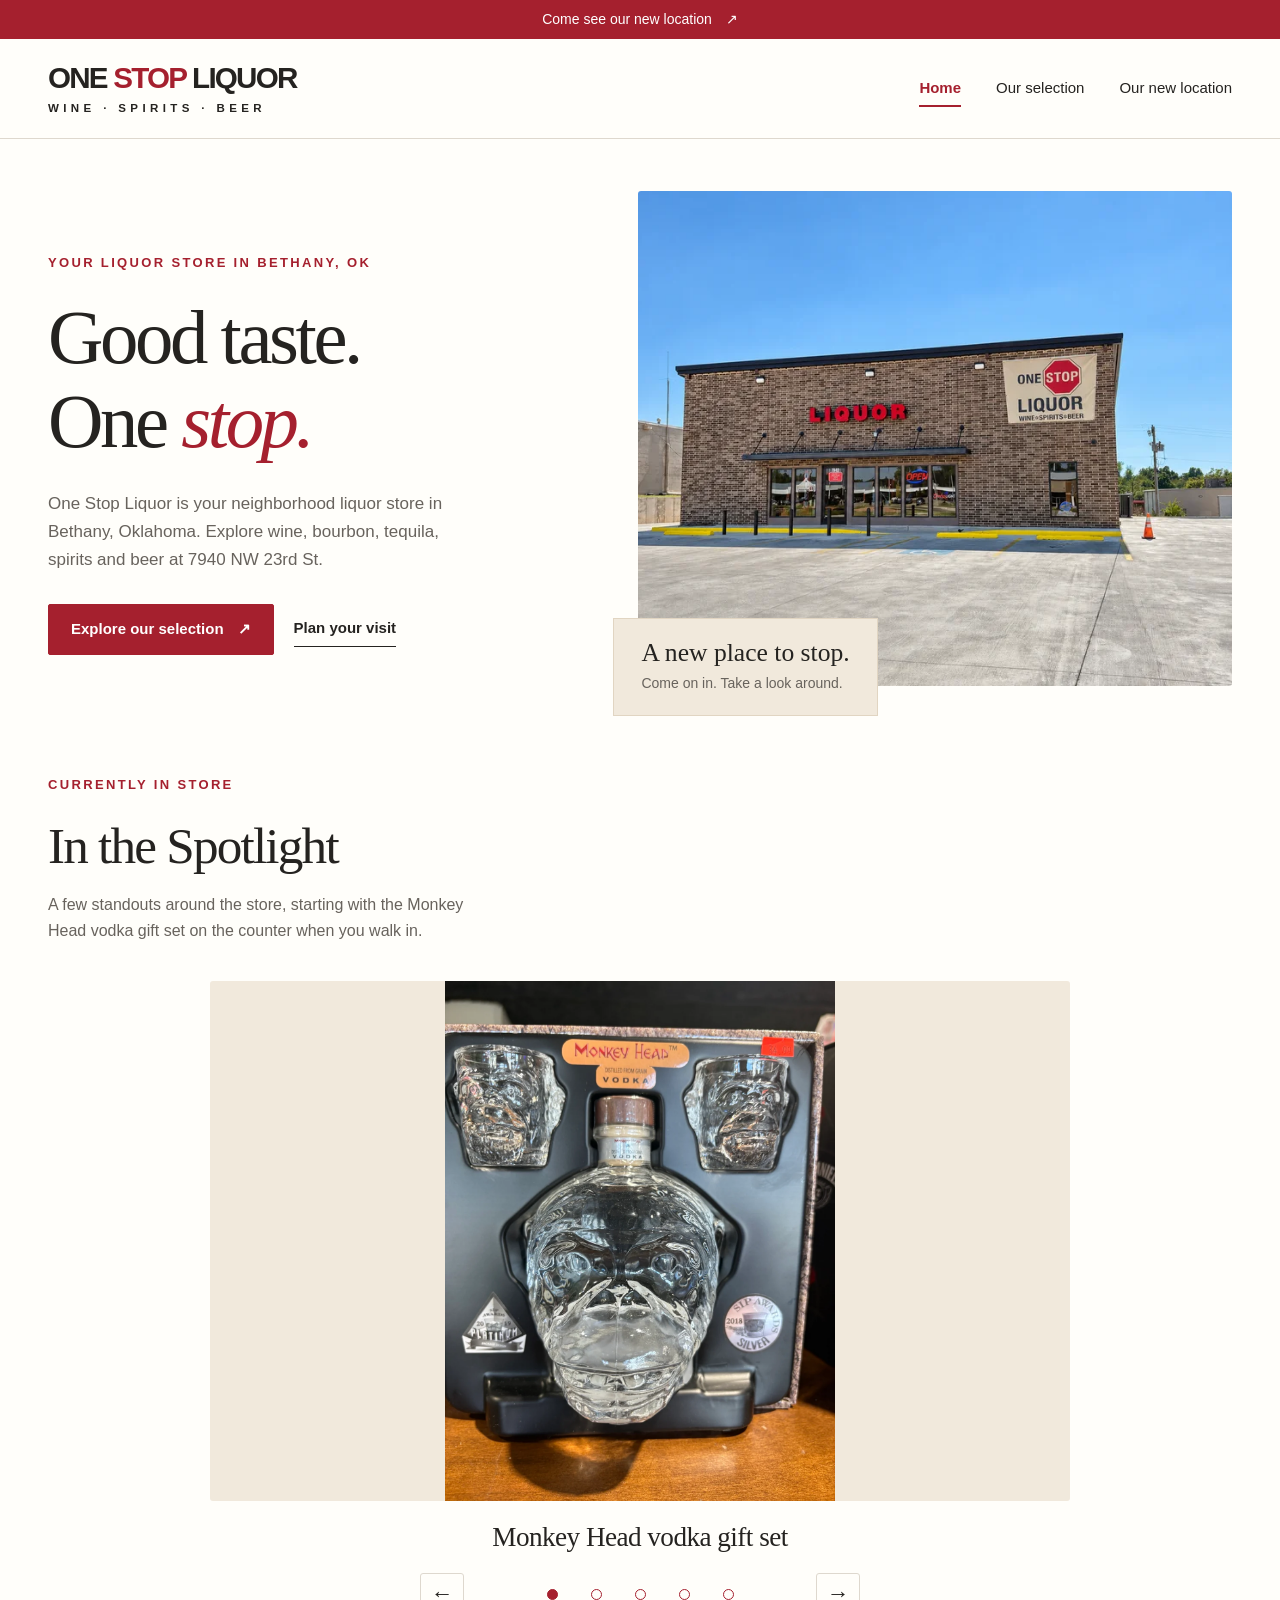
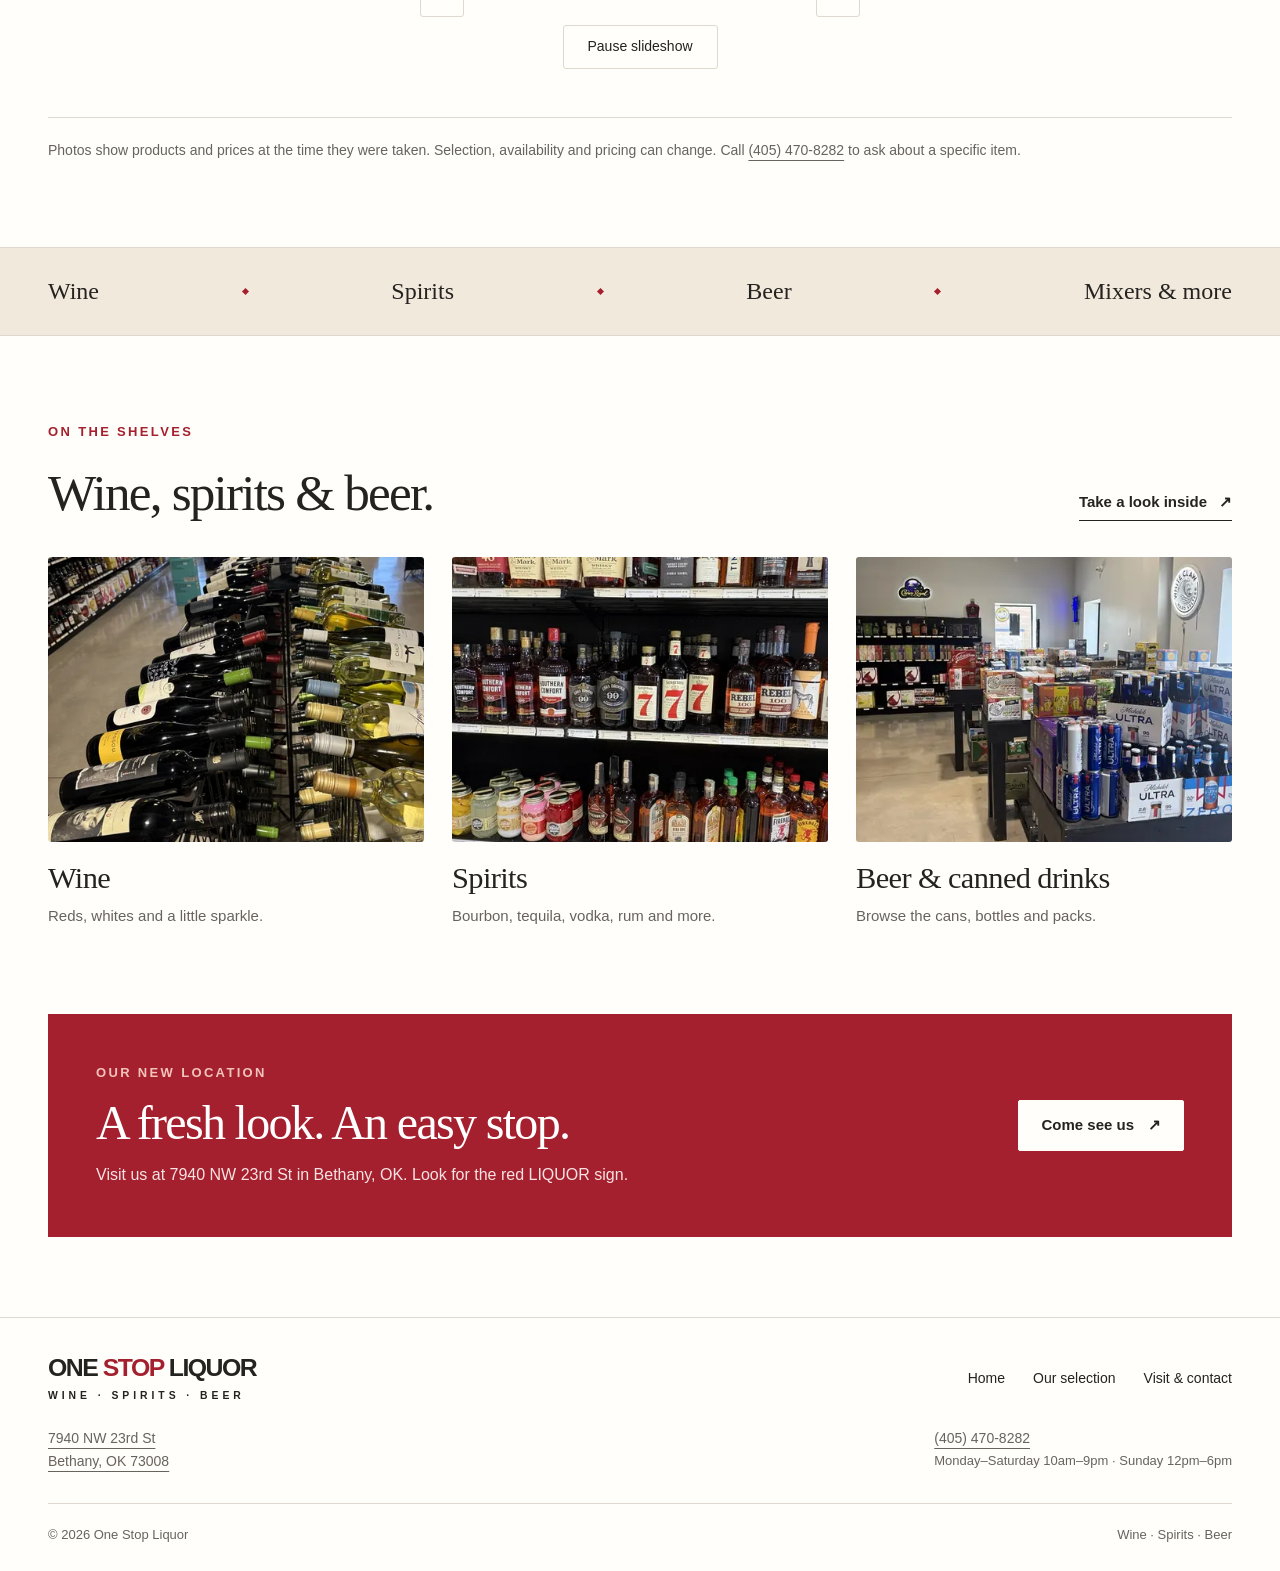
<file: index.html>
<!doctype html>
<html lang="en">
<head>
  <meta charset="utf-8">
  <meta name="viewport" content="width=device-width, initial-scale=1">
  <title>One Stop Liquor | Liquor Store in Bethany, OK</title>
  <meta name="description" content="Visit One Stop Liquor in Bethany, OK for wine, bourbon, tequila, spirits and beer. Find us at 7940 NW 23rd St or call (405) 470-8282.">
  <link rel="canonical" href="https://onestopliquorok.com/">
  <meta name="robots" content="index, follow, max-image-preview:large">
  <meta property="og:type" content="website">
  <meta property="og:locale" content="en_US">
  <meta property="og:site_name" content="One Stop Liquor">
  <meta property="og:title" content="One Stop Liquor | Liquor Store in Bethany, OK">
  <meta property="og:description" content="Visit One Stop Liquor in Bethany, OK for wine, bourbon, tequila, spirits and beer. Find us at 7940 NW 23rd St or call (405) 470-8282.">
  <meta property="og:url" content="https://onestopliquorok.com/">
  <meta property="og:image" content="https://onestopliquorok.com/images/one-stop-liquor-bethany-storefront-front-view-2026-10-09-lightened.webp">
  <meta property="og:image:alt" content="Brick One Stop Liquor storefront with red LIQUOR lettering, store sign and parking area at One Stop Liquor in Bethany, Oklahoma">
  <meta property="og:image:width" content="1536">
  <meta property="og:image:height" content="1152">
  <meta name="twitter:card" content="summary_large_image">
  <meta name="twitter:title" content="One Stop Liquor | Liquor Store in Bethany, OK">
  <meta name="twitter:description" content="Visit One Stop Liquor in Bethany, OK for wine, bourbon, tequila, spirits and beer. Find us at 7940 NW 23rd St or call (405) 470-8282.">
  <meta name="twitter:image" content="https://onestopliquorok.com/images/one-stop-liquor-bethany-storefront-front-view-2026-10-09-lightened.webp">
  <meta name="twitter:image:alt" content="Brick One Stop Liquor storefront with red LIQUOR lettering, store sign and parking area at One Stop Liquor in Bethany, Oklahoma">
  <meta name="theme-color" content="#a5202e">
  <script>document.documentElement.classList.add('js');</script>
  <link rel="stylesheet" href="styles.css">
  <script src="script.js" defer onerror="document.documentElement.classList.remove('js')"></script>
  <script type="application/ld+json">
  {
    "@context": "https://schema.org",
    "@graph": [
      {
        "@type": "LiquorStore",
        "@id": "https://onestopliquorok.com/#store",
        "name": "One Stop Liquor",
        "url": "https://onestopliquorok.com/",
        "description": "Wine, spirits and beer at 7940 NW 23rd St in Bethany, Oklahoma.",
        "telephone": "+1-405-470-8282",
        "image": "https://onestopliquorok.com/images/one-stop-liquor-bethany-storefront-front-view-2026-10-09-lightened.webp",
        "address": {
          "@type": "PostalAddress",
          "streetAddress": "7940 NW 23rd St",
          "addressLocality": "Bethany",
          "addressRegion": "OK",
          "postalCode": "73008",
          "addressCountry": "US"
        },
        "hasMap": "https://www.google.com/maps/search/?api=1&query=7940%20NW%2023rd%20St%2C%20Bethany%2C%20OK%2073008",
        "openingHoursSpecification": [
          {
            "@type": "OpeningHoursSpecification",
            "dayOfWeek": [
              "Monday",
              "Tuesday",
              "Wednesday",
              "Thursday",
              "Friday",
              "Saturday"
            ],
            "opens": "10:00",
            "closes": "21:00"
          },
          {
            "@type": "OpeningHoursSpecification",
            "dayOfWeek": "Sunday",
            "opens": "12:00",
            "closes": "18:00"
          }
        ]
      },
      {
        "@type": "WebSite",
        "@id": "https://onestopliquorok.com/#website",
        "name": "One Stop Liquor",
        "url": "https://onestopliquorok.com/",
        "publisher": {
          "@id": "https://onestopliquorok.com/#store"
        }
      }
    ]
  }
  </script>
</head>
<body>
  <a class="skip-link" href="#main">Skip to content</a>
  <div class="announcement"><a href="location.html">Come see our new location <span aria-hidden="true">↗</span></a></div>
  <header class="site-header">
    <div class="wrap header-inner">
      <a class="brand" href="/" aria-label="One Stop Liquor home"><span class="brand-main">ONE <span>STOP</span> LIQUOR</span><span class="brand-sub">WINE · SPIRITS · BEER</span></a>
      <button class="menu-toggle" type="button" aria-expanded="false" aria-controls="main-nav">Menu</button>
      <nav class="site-nav" id="main-nav" aria-label="Main navigation"><a href="/" aria-current="page">Home</a><a href="selection.html">Our selection</a><a href="location.html">Our new location</a></nav>
    </div>
  </header>
  <main id="main">
    <section class="wrap hero" aria-labelledby="hero-title">
      <div class="hero-copy">
        <span class="eyebrow">Your liquor store in Bethany, OK</span>
        <h1 id="hero-title">Good taste.<br>One <em>stop.</em></h1>
        <p>One Stop Liquor is your neighborhood liquor store in Bethany, Oklahoma. Explore wine, bourbon, tequila, spirits and beer at 7940 NW 23rd St.</p>
        <div class="actions"><a class="button" href="selection.html">Explore our selection <span aria-hidden="true">↗</span></a><a class="text-link" href="location.html">Plan your visit</a></div>
      </div>
      <figure class="hero-image">
        <img src="images/one-stop-liquor-bethany-storefront-front-view-2026-10-09-lightened.webp" srcset="images/one-stop-liquor-bethany-storefront-front-view-2026-10-09-lightened-480.webp 480w, images/one-stop-liquor-bethany-storefront-front-view-2026-10-09-lightened-768.webp 768w, images/one-stop-liquor-bethany-storefront-front-view-2026-10-09-lightened.webp 1536w" width="1536" height="1152" alt="Brick One Stop Liquor storefront with red LIQUOR lettering, store sign and parking area at One Stop Liquor in Bethany, Oklahoma" sizes="(max-width: 380px) calc(100vw - 32px), (max-width: 760px) calc(100vw - 40px), (max-width: 1050px) calc(53vw - 52.47px), (max-width: 1296px) calc(53vw - 84.8px), 603px" fetchpriority="high">
        <figcaption class="image-note"><strong>A new place to stop.</strong><span>Come on in. Take a look around.</span></figcaption>
      </figure>
    </section>
    <section class="wrap section featured-display" id="in-the-spotlight" aria-labelledby="spotlight-title">
      <div class="section-head"><div><span class="eyebrow">Currently in store</span><h2 id="spotlight-title">In the Spotlight</h2><p>A few standouts around the store, starting with the Monkey Head vodka gift set on the counter when you walk in.</p></div></div>
      <div class="spotlight-carousel" data-carousel role="region" aria-roledescription="carousel" aria-label="Featured items">
      <div class="gallery-grid selection-gallery featured-gallery carousel-slides" id="spotlight-slides" aria-live="off">
        <figure class="gallery-item">
          <img src="images/one-stop-liquor-bethany-monkey-head-vodka-gift-set-2026-10-15.webp" srcset="images/one-stop-liquor-bethany-monkey-head-vodka-gift-set-2026-10-15-480.webp 480w, images/one-stop-liquor-bethany-monkey-head-vodka-gift-set-2026-10-15-768.webp 768w, images/one-stop-liquor-bethany-monkey-head-vodka-gift-set-2026-10-15.webp 1152w" sizes="(max-width: 380px) calc(100vw - 32px), (max-width: 760px) calc(100vw - 40px), (max-width: 1050px) calc((100vw - 92px) / 2), (max-width: 1296px) calc((100vw - 152px) / 3), 382px" width="1152" height="1536" alt="Monkey Head vodka gift set with a monkey-shaped bottle and two matching glasses at One Stop Liquor in Bethany, Oklahoma" loading="lazy" decoding="async">
          <figcaption><h3>Monkey Head vodka gift set</h3></figcaption>
        </figure>
        <figure class="gallery-item">
          <img src="images/one-stop-liquor-bethany-jack-daniels-whiskey-gift-set-2026-10-15.webp" srcset="images/one-stop-liquor-bethany-jack-daniels-whiskey-gift-set-2026-10-15-480.webp 480w, images/one-stop-liquor-bethany-jack-daniels-whiskey-gift-set-2026-10-15-768.webp 768w, images/one-stop-liquor-bethany-jack-daniels-whiskey-gift-set-2026-10-15.webp 1152w" sizes="(max-width: 380px) calc(100vw - 32px), (max-width: 760px) calc(100vw - 40px), (max-width: 1050px) calc((100vw - 92px) / 2), (max-width: 1296px) calc((100vw - 152px) / 3), 382px" width="1152" height="1536" alt="Jack Daniel’s Old No. 7 Tennessee whiskey gift set with a highball glass at One Stop Liquor in Bethany, Oklahoma" loading="lazy" decoding="async">
          <figcaption><h3>Jack Daniel’s gift set</h3></figcaption>
        </figure>
        <figure class="gallery-item">
          <img src="images/one-stop-liquor-bethany-don-julio-tequila-gift-set-2026-10-15.webp" srcset="images/one-stop-liquor-bethany-don-julio-tequila-gift-set-2026-10-15-480.webp 480w, images/one-stop-liquor-bethany-don-julio-tequila-gift-set-2026-10-15-768.webp 768w, images/one-stop-liquor-bethany-don-julio-tequila-gift-set-2026-10-15.webp 1536w" sizes="(max-width: 380px) calc(100vw - 32px), (max-width: 760px) calc(100vw - 40px), (max-width: 1050px) calc((100vw - 92px) / 2), (max-width: 1296px) calc((100vw - 152px) / 3), 382px" width="1536" height="1152" alt="Don Julio Tequila Collection gift set with Blanco, Reposado and Añejo bottles at One Stop Liquor in Bethany, Oklahoma" loading="lazy" decoding="async">
          <figcaption><h3>Don Julio Tequila Collection</h3></figcaption>
        </figure>
        <figure class="gallery-item">
          <img src="images/one-stop-liquor-bethany-on-the-rocks-cosmopolitan-2026-10-15.webp" srcset="images/one-stop-liquor-bethany-on-the-rocks-cosmopolitan-2026-10-15-480.webp 480w, images/one-stop-liquor-bethany-on-the-rocks-cosmopolitan-2026-10-15-768.webp 768w, images/one-stop-liquor-bethany-on-the-rocks-cosmopolitan-2026-10-15.webp 1152w" sizes="(max-width: 380px) calc(100vw - 32px), (max-width: 760px) calc(100vw - 40px), (max-width: 1050px) calc((100vw - 92px) / 2), (max-width: 1296px) calc((100vw - 152px) / 3), 382px" width="1152" height="1536" alt="On The Rocks Cosmopolitan bottled cocktails beside a gold monkey display at One Stop Liquor in Bethany, Oklahoma" loading="lazy" decoding="async">
          <figcaption><h3>On The Rocks Cosmopolitan</h3></figcaption>
        </figure>
        <figure class="gallery-item">
          <img src="images/one-stop-liquor-bethany-chilled-beer-and-canned-drinks-2026-10-15.webp" srcset="images/one-stop-liquor-bethany-chilled-beer-and-canned-drinks-2026-10-15-480.webp 480w, images/one-stop-liquor-bethany-chilled-beer-and-canned-drinks-2026-10-15-768.webp 768w, images/one-stop-liquor-bethany-chilled-beer-and-canned-drinks-2026-10-15.webp 1152w" sizes="(max-width: 380px) calc(100vw - 32px), (max-width: 760px) calc(100vw - 40px), (max-width: 1050px) calc((100vw - 92px) / 2), (max-width: 1296px) calc((100vw - 152px) / 3), 382px" width="1152" height="1536" alt="Glass-front cooler stocked with beer, canned cocktails and soft drinks at One Stop Liquor in Bethany, Oklahoma" loading="lazy" decoding="async">
          <figcaption><h3>Inside the cooler</h3></figcaption>
        </figure>
      </div>
      <div class="carousel-controls" hidden>
        <button type="button" class="carousel-arrow" data-carousel-prev aria-label="Previous featured item" aria-controls="spotlight-slides">←</button>
        <div class="carousel-dots" aria-label="Choose a featured item"></div>
        <button type="button" class="carousel-arrow" data-carousel-next aria-label="Next featured item" aria-controls="spotlight-slides">→</button>
        <button type="button" class="carousel-toggle" data-carousel-toggle>Pause slideshow</button>
      </div>
      </div>
      <p class="availability">Photos show products and prices at the time they were taken. Selection, availability and pricing can change. Call <a href="tel:+14054708282">(405) 470-8282</a> to ask about a specific item.</p>
    </section>
    <div class="category-band" aria-label="Wine, spirits, beer and mixers"><div class="wrap"><span>Wine</span><i aria-hidden="true"></i><span>Spirits</span><i aria-hidden="true"></i><span>Beer</span><i aria-hidden="true"></i><span>Mixers &amp; more</span></div></div>
    <section class="wrap section" aria-labelledby="selection-title">
      <div class="section-head"><div><span class="eyebrow">On the shelves</span><h2 id="selection-title">Wine, spirits &amp; beer.</h2></div><a class="text-link" href="selection.html">Take a look inside <span aria-hidden="true">↗</span></a></div>
      <div class="selection-preview">
        <a class="selection-card" href="selection.html#wine"><div class="photo"><img src="images/one-stop-liquor-bethany-white-wine-and-wine-aisle-2026-10-09.webp" srcset="images/one-stop-liquor-bethany-white-wine-and-wine-aisle-2026-10-09-480.webp 480w, images/one-stop-liquor-bethany-white-wine-and-wine-aisle-2026-10-09-768.webp 768w, images/one-stop-liquor-bethany-white-wine-and-wine-aisle-2026-10-09.webp 1152w" width="1152" height="1536" alt="White and red wine bottles in wire racks beside the wine aisle at One Stop Liquor in Bethany, Oklahoma" sizes="(max-width: 380px) calc(100vw - 32px), (max-width: 760px) calc(100vw - 40px), (max-width: 1050px) calc((100vw - 120px) / 3), (max-width: 1296px) calc((100vw - 152px) / 3), 382px" loading="lazy" decoding="async"></div><h3>Wine</h3><p>Reds, whites and a little sparkle.</p></a>
        <a class="selection-card" href="selection.html#spirits"><div class="photo"><img src="images/one-stop-liquor-bethany-makers-mark-and-american-whiskey-2026-10-09.webp" srcset="images/one-stop-liquor-bethany-makers-mark-and-american-whiskey-2026-10-09-480.webp 480w, images/one-stop-liquor-bethany-makers-mark-and-american-whiskey-2026-10-09-768.webp 768w, images/one-stop-liquor-bethany-makers-mark-and-american-whiskey-2026-10-09.webp 1152w" width="1152" height="1536" alt="Maker’s Mark bourbon above American whiskey bottles and canned cocktails at One Stop Liquor in Bethany, Oklahoma" sizes="(max-width: 380px) calc(100vw - 32px), (max-width: 760px) calc(100vw - 40px), (max-width: 1050px) calc((100vw - 120px) / 3), (max-width: 1296px) calc((100vw - 152px) / 3), 382px" loading="lazy" decoding="async"></div><h3>Spirits</h3><p>Bourbon, tequila, vodka, rum and more.</p></a>
        <a class="selection-card" href="selection.html#beer"><div class="photo"><img src="images/one-stop-liquor-bethany-beer-and-cans.webp" srcset="images/one-stop-liquor-bethany-beer-and-cans-480.webp 480w, images/one-stop-liquor-bethany-beer-and-cans-768.webp 768w, images/one-stop-liquor-bethany-beer-and-cans.webp 1152w" sizes="(max-width: 380px) calc(100vw - 32px), (max-width: 760px) calc(100vw - 40px), (max-width: 1050px) calc((100vw - 120px) / 3), (max-width: 1296px) calc((100vw - 152px) / 3), 382px" width="1152" height="1536" alt="Beer packs and canned drinks on a display inside One Stop Liquor in Bethany, Oklahoma" loading="lazy" decoding="async"></div><h3>Beer &amp; canned drinks</h3><p>Browse the cans, bottles and packs.</p></a>
      </div>
    </section>
    <section class="wrap visit-banner" aria-labelledby="visit-title"><div><span class="eyebrow">Our new location</span><h2 id="visit-title">A fresh look. An easy stop.</h2><p>Visit us at 7940 NW 23rd St in Bethany, OK. Look for the red LIQUOR sign.</p></div><a class="button button-light" href="location.html">Come see us <span aria-hidden="true">↗</span></a></section>
  </main>
  <footer class="footer"><div class="wrap"><div class="footer-top"><a class="brand" href="/" aria-label="One Stop Liquor home"><span class="brand-main">ONE <span>STOP</span> LIQUOR</span><span class="brand-sub">WINE · SPIRITS · BEER</span></a><nav class="footer-nav" aria-label="Footer navigation"><a href="/">Home</a><a href="selection.html">Our selection</a><a href="location.html">Visit &amp; contact</a></nav></div>
    <div class="footer-contact">
      <address><a href="location.html#visit-details">7940 NW 23rd St<br>Bethany, OK 73008</a></address>
      <p><a href="tel:+14054708282">(405) 470-8282</a><span>Monday–Saturday 10am–9pm · Sunday 12pm–6pm</span></p>
    </div>
    <div class="footer-bottom"><p>© <span data-year>2026</span> One Stop Liquor</p><p>Wine · Spirits · Beer</p></div></div></footer>
</body>
</html>
</file>
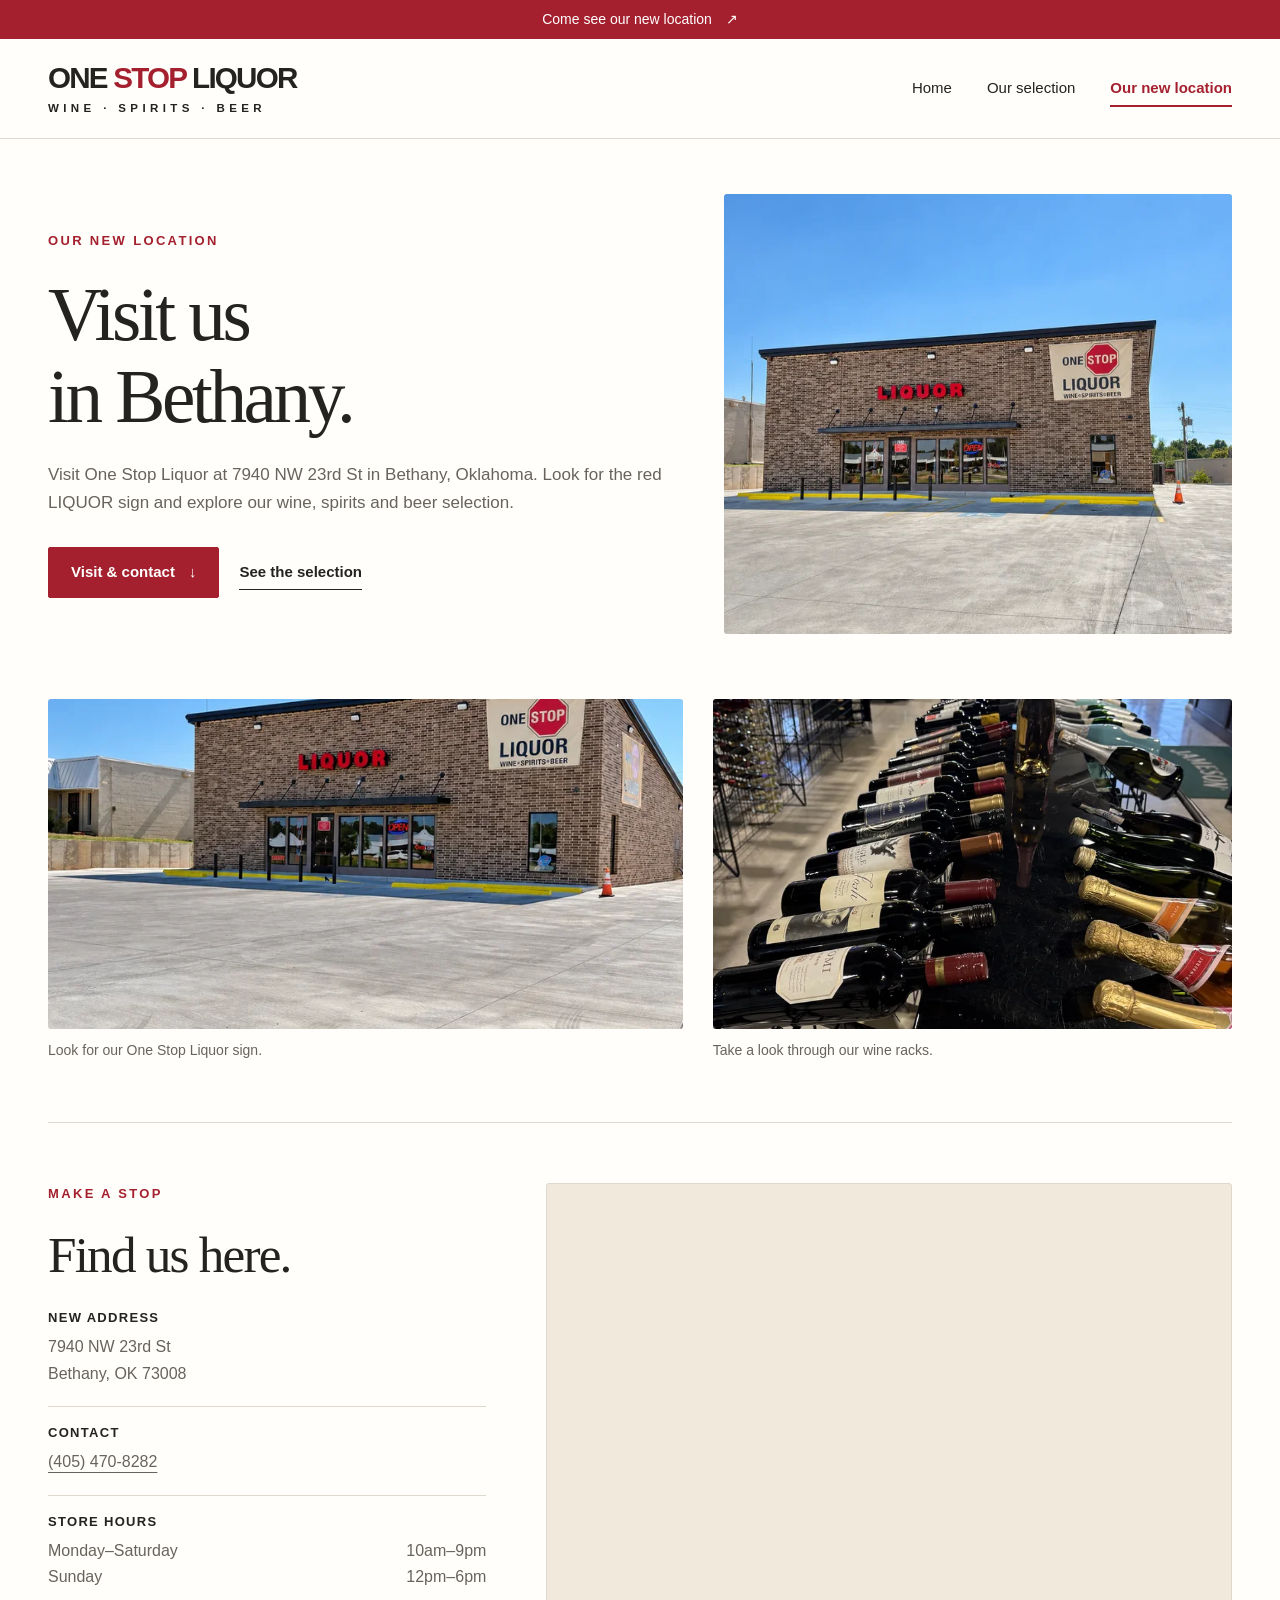
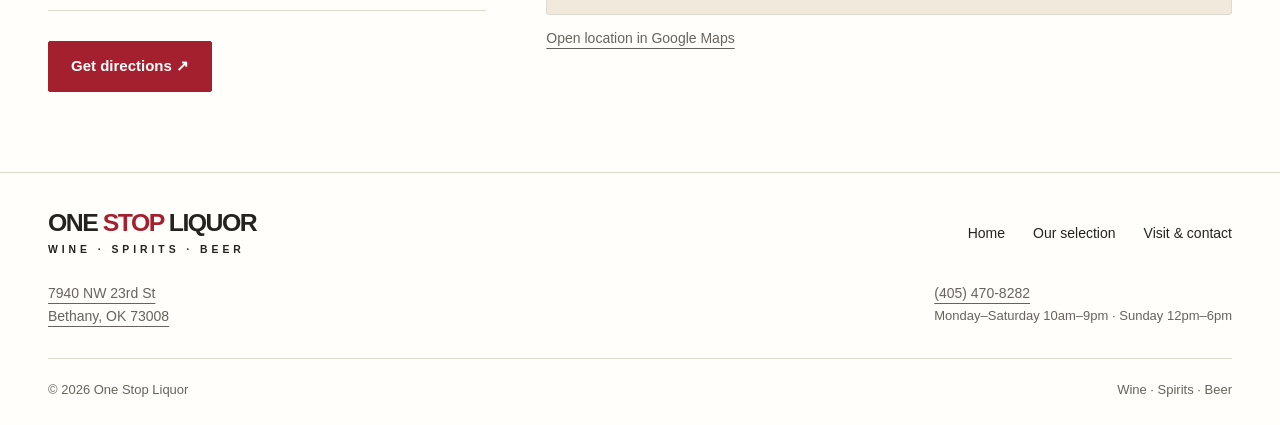
<file: location.html>
<!doctype html>
<html lang="en">
<head>
  <meta charset="utf-8">
  <meta name="viewport" content="width=device-width, initial-scale=1">
  <title>Bethany Location, Hours &amp; Directions | One Stop Liquor</title>
  <meta name="description" content="Find One Stop Liquor at 7940 NW 23rd St, Bethany, OK 73008. View store hours, get directions and call (405) 470-8282 before your visit.">
  <link rel="canonical" href="https://onestopliquorok.com/location.html">
  <meta name="robots" content="index, follow, max-image-preview:large">
  <meta property="og:type" content="website">
  <meta property="og:locale" content="en_US">
  <meta property="og:site_name" content="One Stop Liquor">
  <meta property="og:title" content="Bethany Location, Hours &amp; Directions | One Stop Liquor">
  <meta property="og:description" content="Find One Stop Liquor at 7940 NW 23rd St, Bethany, OK 73008. View store hours, get directions and call (405) 470-8282 before your visit.">
  <meta property="og:url" content="https://onestopliquorok.com/location.html">
  <meta property="og:image" content="https://onestopliquorok.com/images/one-stop-liquor-bethany-storefront-front-view-2026-10-09-lightened.webp">
  <meta property="og:image:alt" content="Brick One Stop Liquor storefront with red LIQUOR lettering, store sign and parking area at One Stop Liquor in Bethany, Oklahoma">
  <meta property="og:image:width" content="1536">
  <meta property="og:image:height" content="1152">
  <meta name="twitter:card" content="summary_large_image">
  <meta name="twitter:title" content="Bethany Location, Hours &amp; Directions | One Stop Liquor">
  <meta name="twitter:description" content="Find One Stop Liquor at 7940 NW 23rd St, Bethany, OK 73008. View store hours, get directions and call (405) 470-8282 before your visit.">
  <meta name="twitter:image" content="https://onestopliquorok.com/images/one-stop-liquor-bethany-storefront-front-view-2026-10-09-lightened.webp">
  <meta name="twitter:image:alt" content="Brick One Stop Liquor storefront with red LIQUOR lettering, store sign and parking area at One Stop Liquor in Bethany, Oklahoma">
  <meta name="theme-color" content="#a5202e">
  <script>document.documentElement.classList.add('js');</script>
  <link rel="stylesheet" href="styles.css">
  <script src="store-details.js" defer></script>
  <script src="script.js" defer onerror="document.documentElement.classList.remove('js')"></script>
  <script type="application/ld+json">
  {
    "@context": "https://schema.org",
    "@type": "LiquorStore",
    "@id": "https://onestopliquorok.com/#store",
    "name": "One Stop Liquor",
    "url": "https://onestopliquorok.com/",
    "description": "Wine, spirits and beer at 7940 NW 23rd St in Bethany, Oklahoma.",
    "telephone": "+1-405-470-8282",
    "image": "https://onestopliquorok.com/images/one-stop-liquor-bethany-storefront-front-view-2026-10-09-lightened.webp",
    "address": {
      "@type": "PostalAddress",
      "streetAddress": "7940 NW 23rd St",
      "addressLocality": "Bethany",
      "addressRegion": "OK",
      "postalCode": "73008",
      "addressCountry": "US"
    },
    "hasMap": "https://www.google.com/maps/search/?api=1&query=7940%20NW%2023rd%20St%2C%20Bethany%2C%20OK%2073008",
    "openingHoursSpecification": [
      {
        "@type": "OpeningHoursSpecification",
        "dayOfWeek": [
          "Monday",
          "Tuesday",
          "Wednesday",
          "Thursday",
          "Friday",
          "Saturday"
        ],
        "opens": "10:00",
        "closes": "21:00"
      },
      {
        "@type": "OpeningHoursSpecification",
        "dayOfWeek": "Sunday",
        "opens": "12:00",
        "closes": "18:00"
      }
    ]
  }
  </script>
</head>
<body>
  <a class="skip-link" href="#main">Skip to content</a>
  <div class="announcement"><a href="#visit-details">Come see our new location <span aria-hidden="true">↗</span></a></div>
  <header class="site-header"><div class="wrap header-inner"><a class="brand" href="/" aria-label="One Stop Liquor home"><span class="brand-main">ONE <span>STOP</span> LIQUOR</span><span class="brand-sub">WINE · SPIRITS · BEER</span></a><button class="menu-toggle" type="button" aria-expanded="false" aria-controls="main-nav">Menu</button><nav class="site-nav" id="main-nav" aria-label="Main navigation"><a href="/">Home</a><a href="selection.html">Our selection</a><a href="location.html" aria-current="page">Our new location</a></nav></div></header>
  <main id="main" class="wrap">
    <section class="location-hero" aria-labelledby="location-title"><div class="page-intro"><span class="eyebrow">Our new location</span><h1 id="location-title">Visit us<br>in Bethany.</h1><p>Visit One Stop Liquor at 7940 NW 23rd St in Bethany, Oklahoma. Look for the red LIQUOR sign and explore our wine, spirits and beer selection.</p><div class="actions"><a class="button" href="#visit-details">Visit &amp; contact <span aria-hidden="true">↓</span></a><a class="text-link" href="selection.html">See the selection</a></div></div><img src="images/one-stop-liquor-bethany-storefront-front-view-2026-10-09-lightened.webp" srcset="images/one-stop-liquor-bethany-storefront-front-view-2026-10-09-lightened-480.webp 480w, images/one-stop-liquor-bethany-storefront-front-view-2026-10-09-lightened-768.webp 768w, images/one-stop-liquor-bethany-storefront-front-view-2026-10-09-lightened.webp 1536w" width="1536" height="1152" alt="Brick One Stop Liquor storefront with red LIQUOR lettering, store sign and parking area at One Stop Liquor in Bethany, Oklahoma" sizes="(max-width: 380px) calc(100vw - 32px), (max-width: 760px) calc(100vw - 40px), (max-width: 1050px) calc(45vw - 43.2px), (max-width: 1296px) calc(45vw - 67.95px), 516px" fetchpriority="high"></section>
    <div class="location-photos"><figure><img src="images/one-stop-liquor-bethany-storefront-parking-and-entrance-2026-10-09-lightened.webp" srcset="images/one-stop-liquor-bethany-storefront-parking-and-entrance-2026-10-09-lightened-480.webp 480w, images/one-stop-liquor-bethany-storefront-parking-and-entrance-2026-10-09-lightened-768.webp 768w, images/one-stop-liquor-bethany-storefront-parking-and-entrance-2026-10-09-lightened.webp 1152w" width="1152" height="1536" alt="One Stop Liquor storefront and entrance viewed across the parking area at One Stop Liquor in Bethany, Oklahoma" sizes="(max-width: 380px) calc(100vw - 32px), (max-width: 760px) calc(100vw - 40px), (max-width: 1050px) calc(55vw - 51.7px), (max-width: 1296px) calc(55vw - 69.3px), 644px" loading="lazy" decoding="async"><figcaption>Look for our One Stop Liquor sign.</figcaption></figure><figure><img src="images/one-stop-liquor-bethany-red-wine-and-sparkling-wine-rack-2026-10-09.webp" srcset="images/one-stop-liquor-bethany-red-wine-and-sparkling-wine-rack-2026-10-09-480.webp 480w, images/one-stop-liquor-bethany-red-wine-and-sparkling-wine-rack-2026-10-09-768.webp 768w, images/one-stop-liquor-bethany-red-wine-and-sparkling-wine-rack-2026-10-09.webp 1152w" width="1152" height="1536" alt="Red and sparkling wine bottles arranged in a wire rack near the store entrance at One Stop Liquor in Bethany, Oklahoma" sizes="(max-width: 380px) calc(100vw - 32px), (max-width: 760px) calc(100vw - 40px), (max-width: 1050px) calc(45vw - 42.3px), (max-width: 1296px) calc(45vw - 56.7px), 527px" loading="lazy" decoding="async"><figcaption>Take a look through our wine racks.</figcaption></figure></div>
    <section class="location-details" id="visit-details" aria-labelledby="details-title">
      <div><span class="eyebrow">Make a stop</span><h2 id="details-title">Find us here.</h2><div class="details-list">
        <div class="detail"><h3>New address</h3><address id="store-address">7940 NW 23rd St<br>Bethany, OK 73008</address></div>
        <div class="detail"><h3>Contact</h3><p id="store-contact"><a href="tel:+14054708282">(405) 470-8282</a></p></div>
        <div class="detail"><h3>Store hours</h3><div class="hours-row"><span>Monday–Saturday</span><span>10am–9pm</span></div><div class="hours-row"><span>Sunday</span><span>12pm–6pm</span></div></div>
      </div><div class="contact-cta" id="directions-action"><a class="button" href="https://www.google.com/maps/dir/?api=1&amp;destination=7940%20NW%2023rd%20St%2C%20Bethany%2C%20OK%2073008" target="_blank" rel="noopener noreferrer">Get directions ↗</a></div></div>
      <div><div class="map-shell" id="store-map"><iframe title="Map showing the new One Stop Liquor location" loading="lazy" referrerpolicy="no-referrer-when-downgrade" src="https://maps.google.com/maps?q=7940%20NW%2023rd%20St%2C%20Bethany%2C%20OK%2073008&amp;output=embed"></iframe></div><p class="map-caption" id="map-caption"><a href="https://www.google.com/maps/search/?api=1&amp;query=7940%20NW%2023rd%20St%2C%20Bethany%2C%20OK%2073008" target="_blank" rel="noopener noreferrer">Open location in Google Maps</a></p></div>
    </section>
  </main>
  <footer class="footer"><div class="wrap"><div class="footer-top"><a class="brand" href="/" aria-label="One Stop Liquor home"><span class="brand-main">ONE <span>STOP</span> LIQUOR</span><span class="brand-sub">WINE · SPIRITS · BEER</span></a><nav class="footer-nav" aria-label="Footer navigation"><a href="/">Home</a><a href="selection.html">Our selection</a><a href="location.html">Visit &amp; contact</a></nav></div>
    <div class="footer-contact">
      <address><a href="location.html#visit-details">7940 NW 23rd St<br>Bethany, OK 73008</a></address>
      <p><a href="tel:+14054708282">(405) 470-8282</a><span>Monday–Saturday 10am–9pm · Sunday 12pm–6pm</span></p>
    </div>
    <div class="footer-bottom"><p>© <span data-year>2026</span> One Stop Liquor</p><p>Wine · Spirits · Beer</p></div></div></footer>
</body>
</html>
</file>
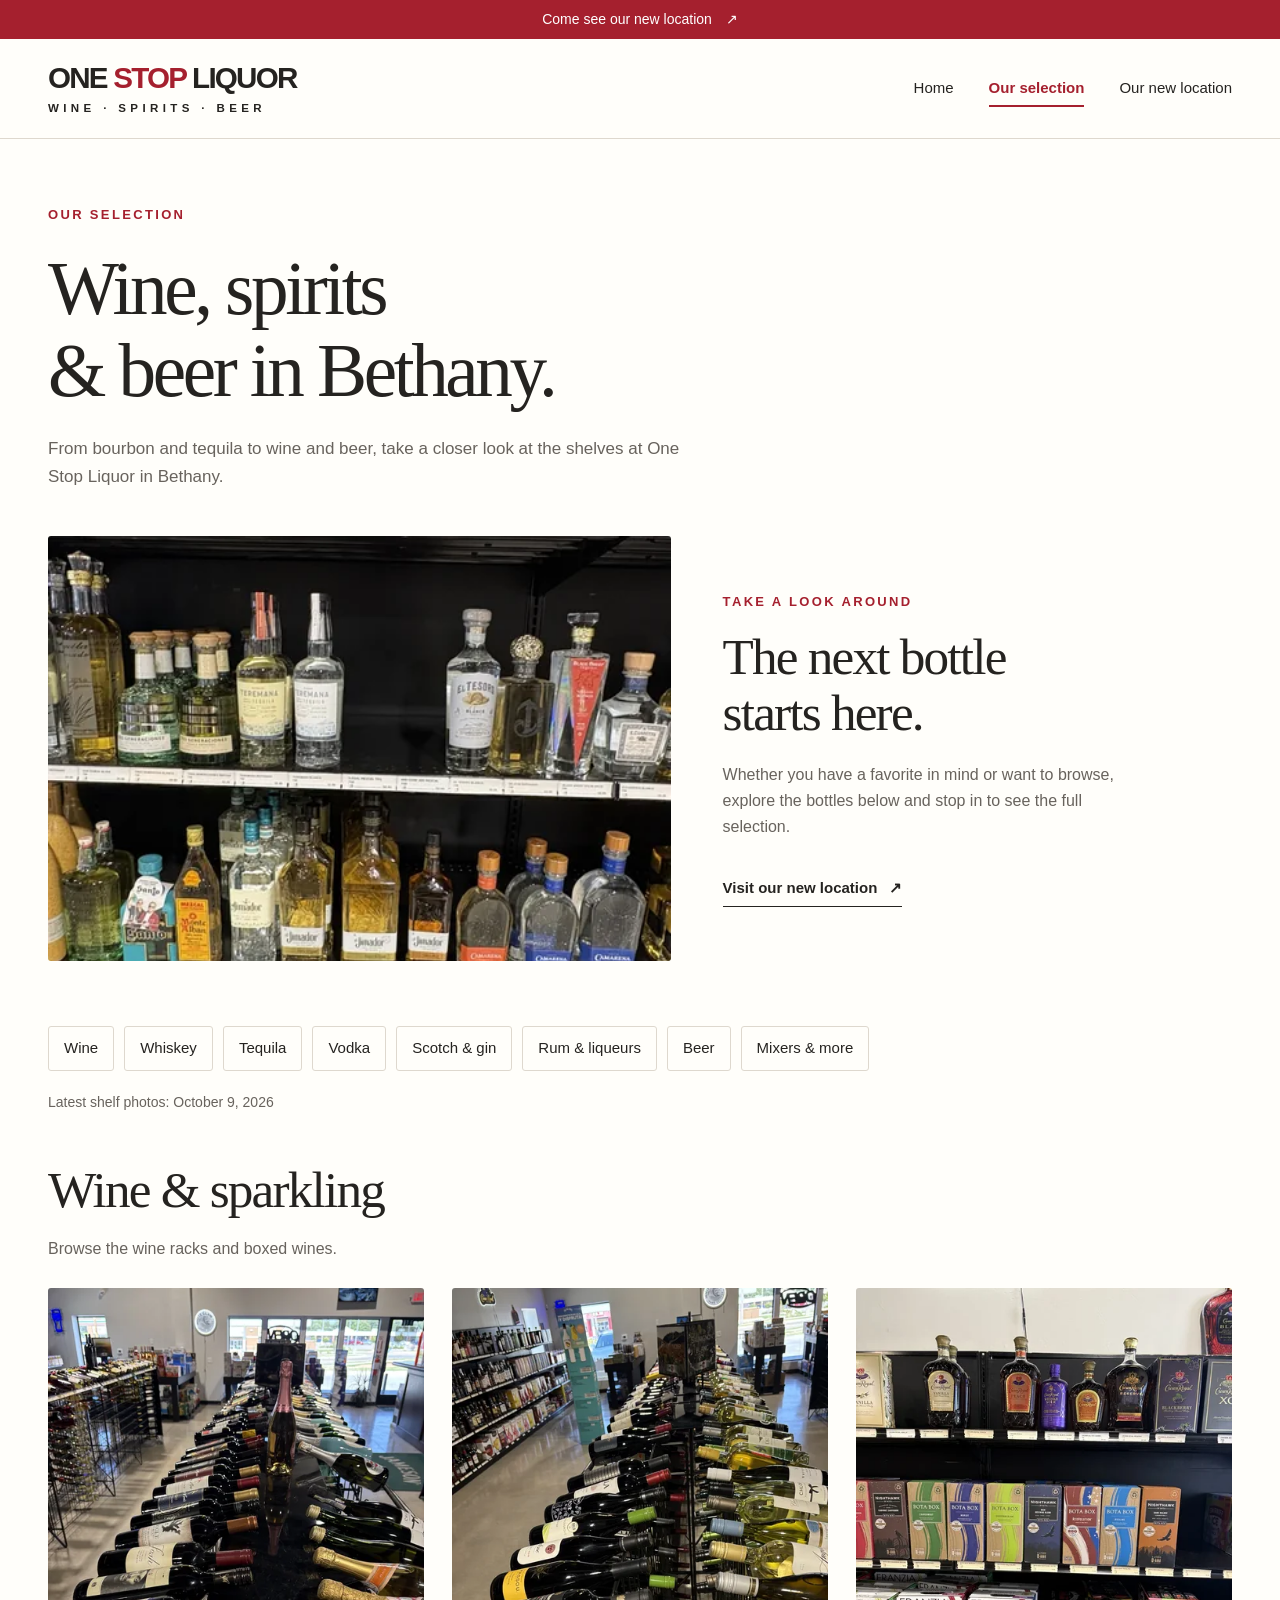
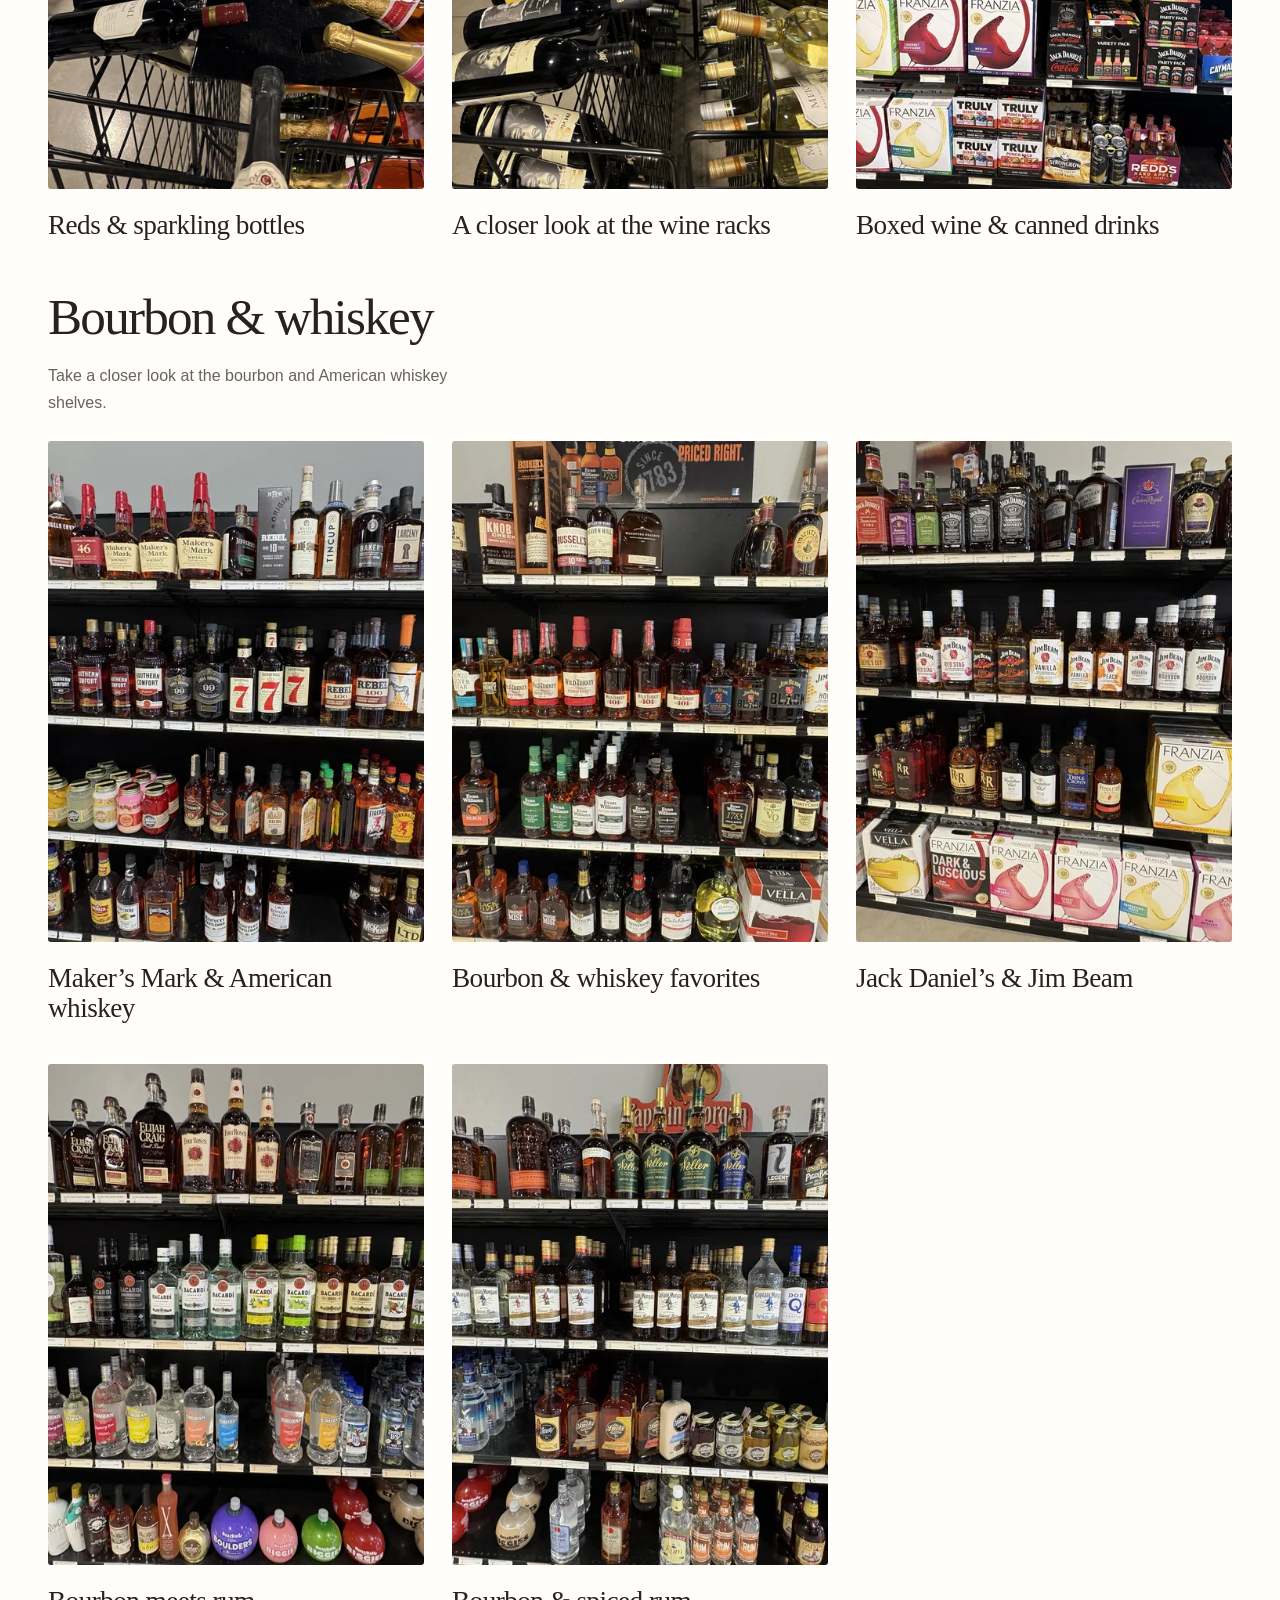
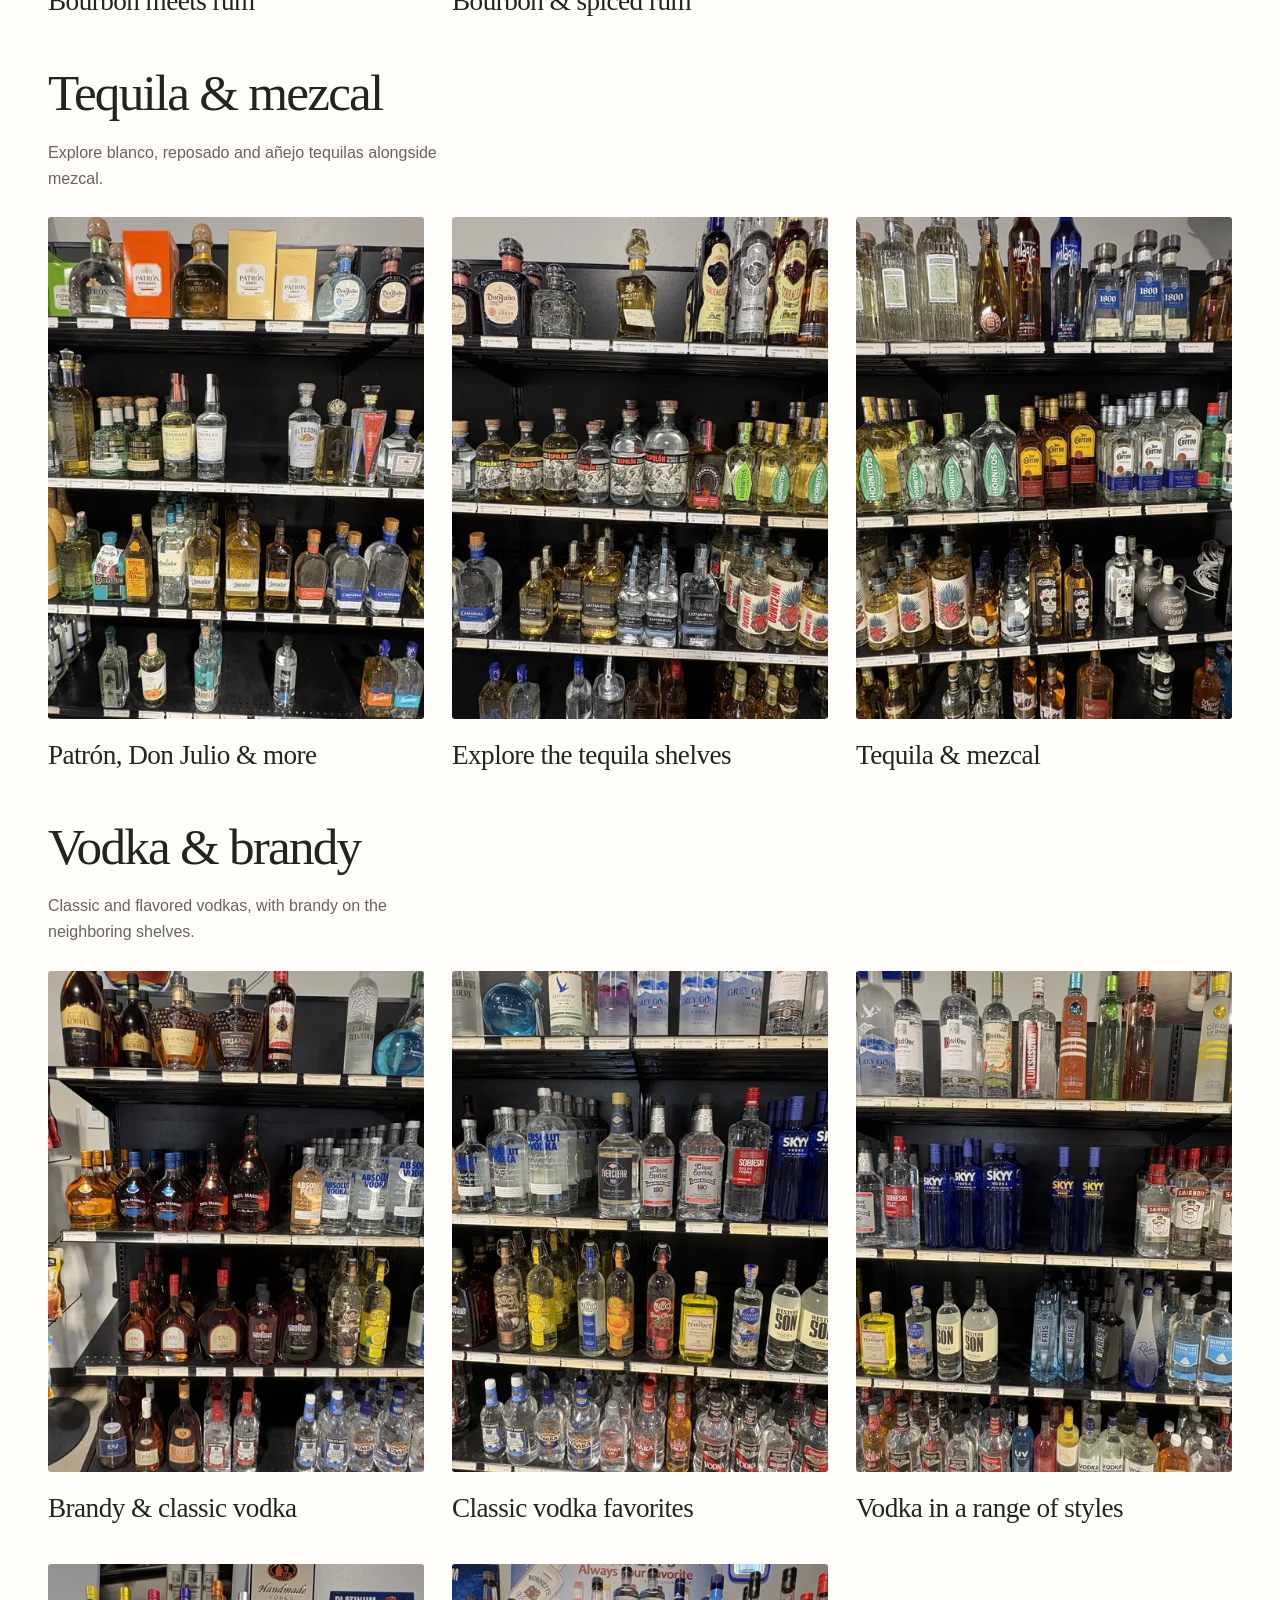
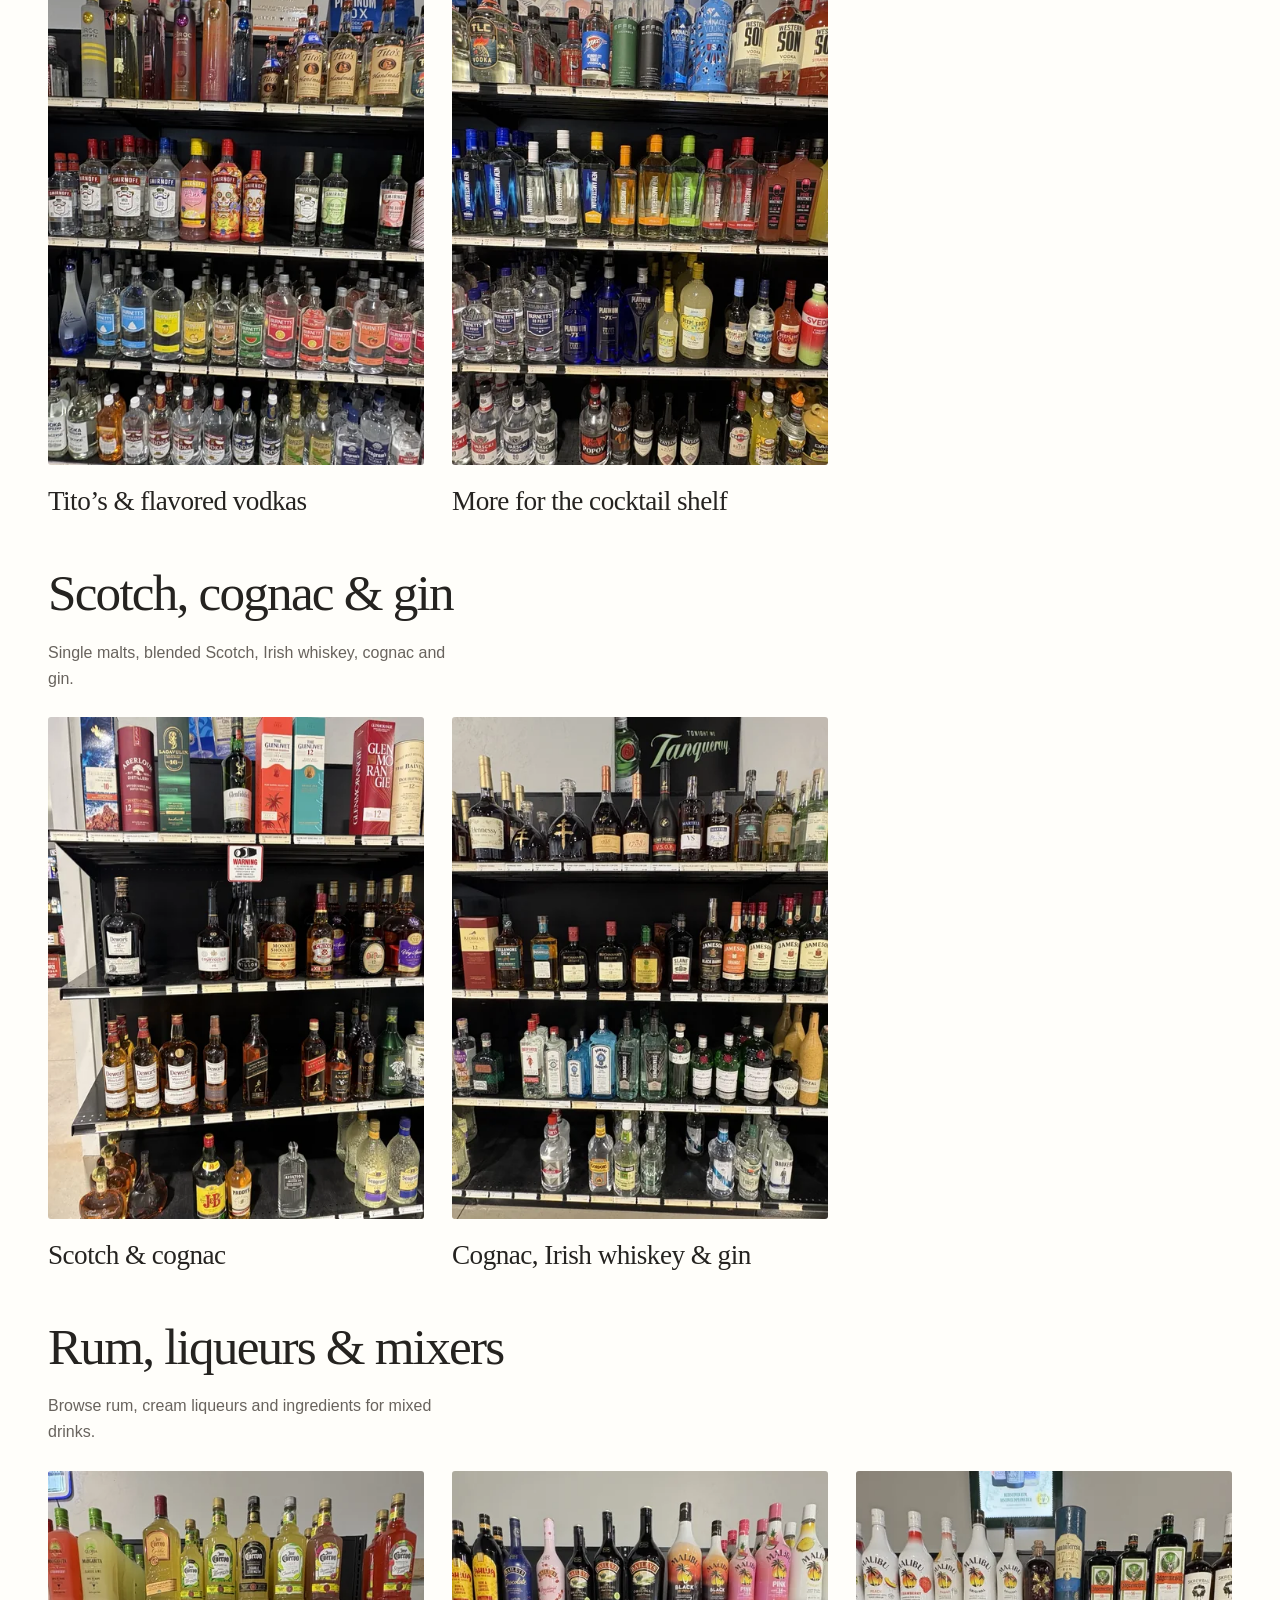
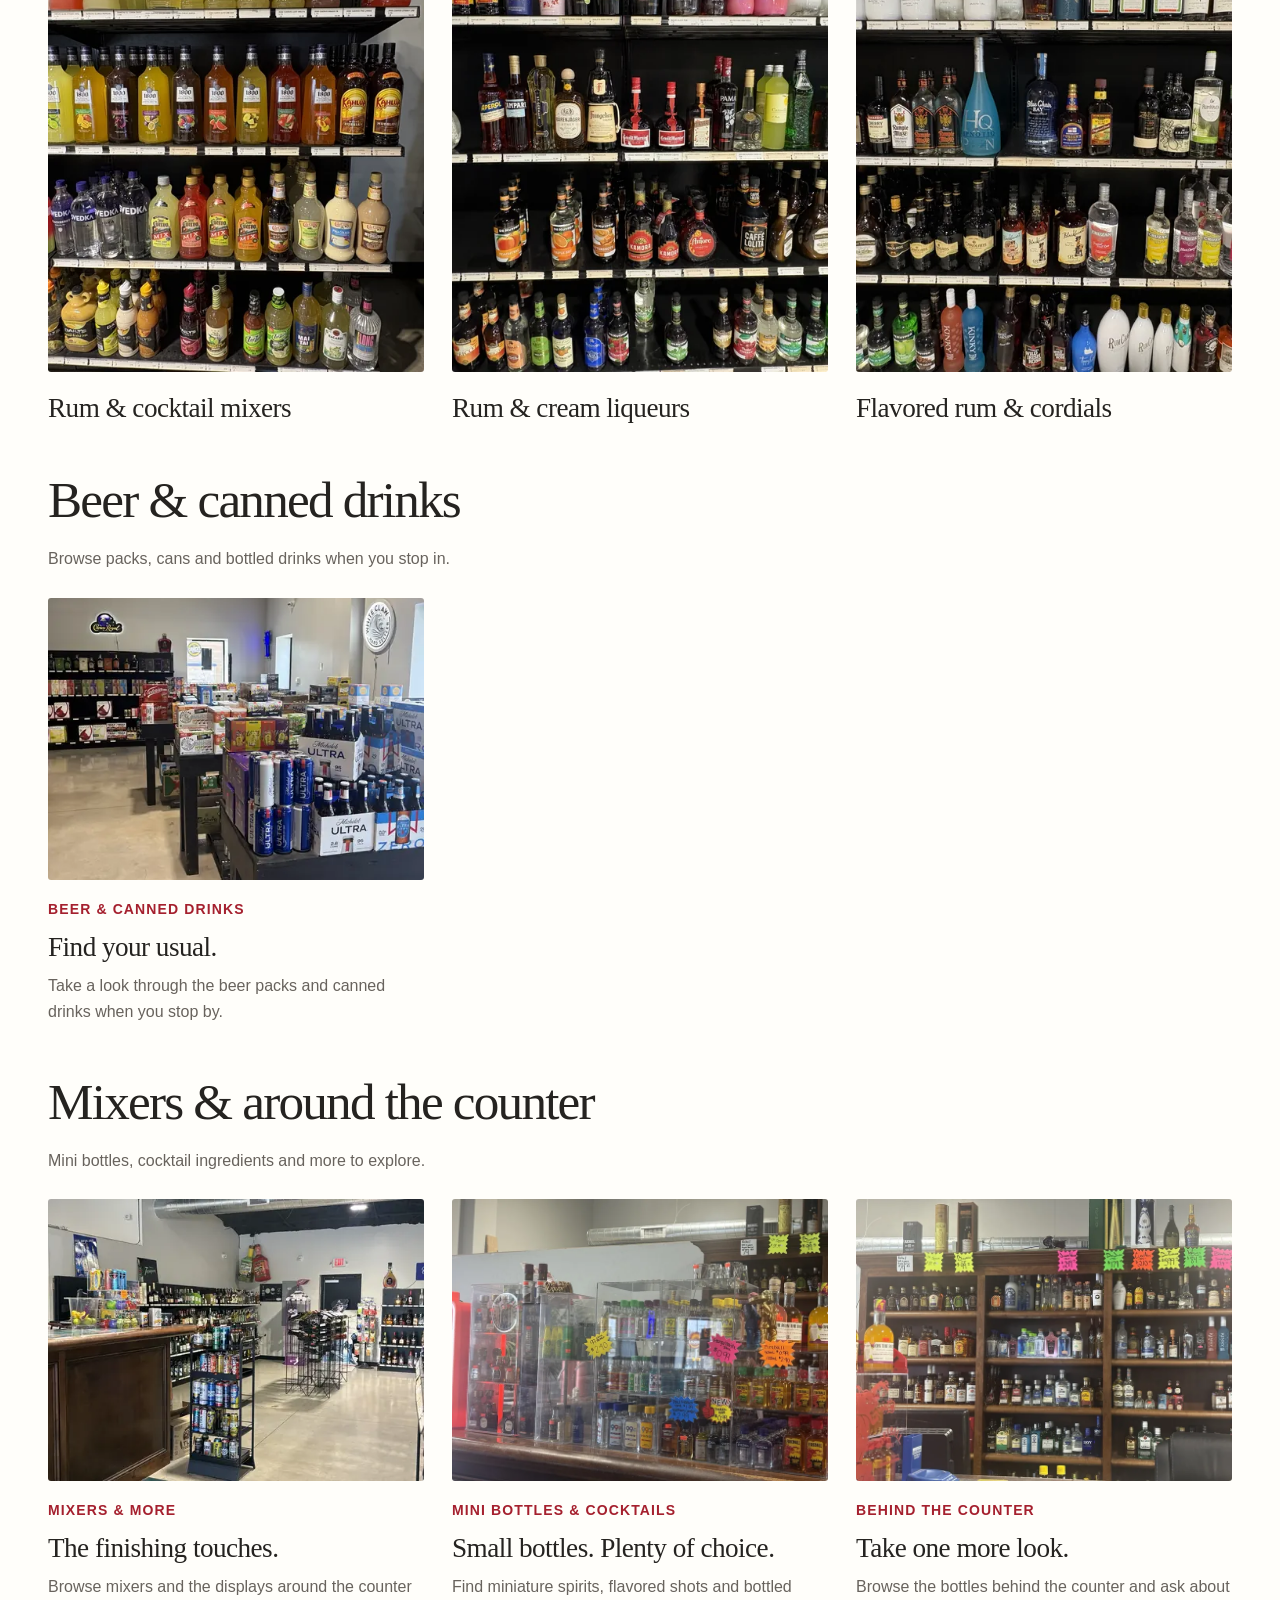
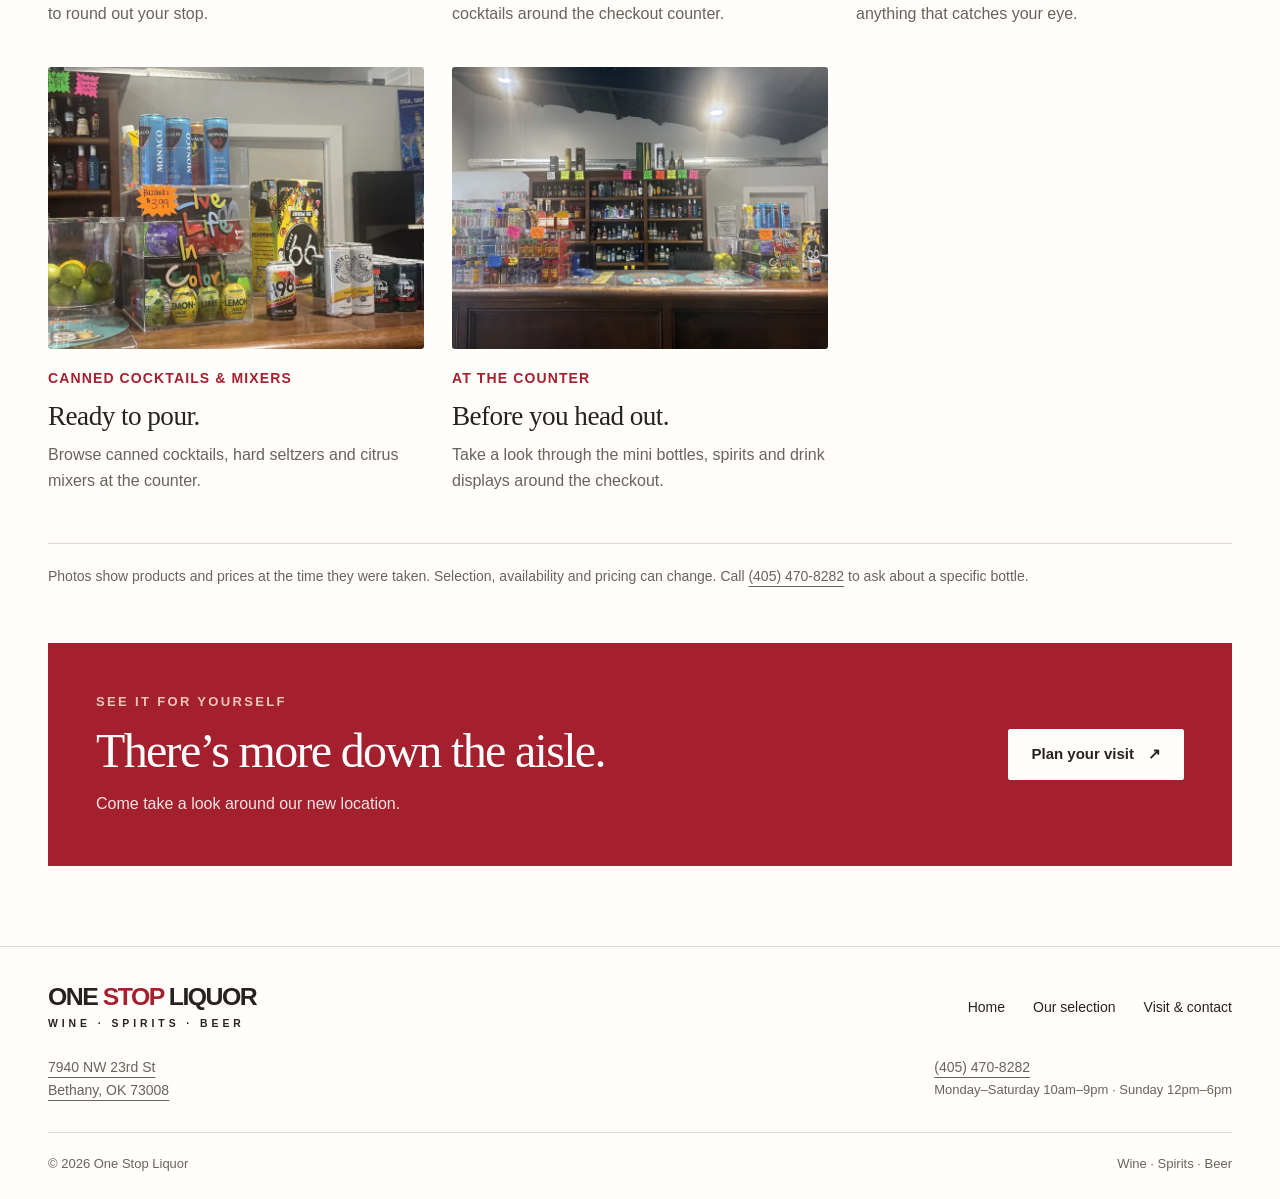
<file: selection.html>
<!doctype html>
<html lang="en">
<head>
  <meta charset="utf-8">
  <meta name="viewport" content="width=device-width, initial-scale=1">
  <title>Wine, Spirits &amp; Beer in Bethany | One Stop Liquor</title>
  <meta name="description" content="Browse photos of bourbon, tequila, vodka, rum, Scotch, wine, beer and more at One Stop Liquor in Bethany, OK. Call (405) 470-8282 for availability.">
  <link rel="canonical" href="https://onestopliquorok.com/selection.html">
  <meta name="robots" content="index, follow, max-image-preview:large">
  <meta property="og:type" content="website">
  <meta property="og:locale" content="en_US">
  <meta property="og:site_name" content="One Stop Liquor">
  <meta property="og:title" content="Wine, Spirits &amp; Beer in Bethany | One Stop Liquor">
  <meta property="og:description" content="Browse photos of bourbon, tequila, vodka, rum, Scotch, wine, beer and more at One Stop Liquor in Bethany, OK. Call (405) 470-8282 for availability.">
  <meta property="og:url" content="https://onestopliquorok.com/selection.html">
  <meta property="og:image" content="https://onestopliquorok.com/images/one-stop-liquor-bethany-patron-don-julio-and-teremana-tequila-2026-10-09.webp">
  <meta property="og:image:alt" content="Patrón, Don Julio and Teremana tequila with El Tesoro, el Jimador and Camarena bottles at One Stop Liquor in Bethany, Oklahoma">
  <meta property="og:image:width" content="1152">
  <meta property="og:image:height" content="1536">
  <meta name="twitter:card" content="summary_large_image">
  <meta name="twitter:title" content="Wine, Spirits &amp; Beer in Bethany | One Stop Liquor">
  <meta name="twitter:description" content="Browse photos of bourbon, tequila, vodka, rum, Scotch, wine, beer and more at One Stop Liquor in Bethany, OK. Call (405) 470-8282 for availability.">
  <meta name="twitter:image" content="https://onestopliquorok.com/images/one-stop-liquor-bethany-patron-don-julio-and-teremana-tequila-2026-10-09.webp">
  <meta name="twitter:image:alt" content="Patrón, Don Julio and Teremana tequila with El Tesoro, el Jimador and Camarena bottles at One Stop Liquor in Bethany, Oklahoma">
  <meta name="theme-color" content="#a5202e">
  <script>document.documentElement.classList.add('js');</script>
  <link rel="stylesheet" href="styles.css">
  <script src="script.js" defer onerror="document.documentElement.classList.remove('js')"></script>
  <script type="application/ld+json">
  {
    "@context": "https://schema.org",
    "@type": "LiquorStore",
    "@id": "https://onestopliquorok.com/#store",
    "name": "One Stop Liquor",
    "url": "https://onestopliquorok.com/",
    "description": "Wine, spirits and beer at 7940 NW 23rd St in Bethany, Oklahoma.",
    "telephone": "+1-405-470-8282",
    "image": "https://onestopliquorok.com/images/one-stop-liquor-bethany-storefront-front-view-2026-10-09-lightened.webp",
    "address": {
      "@type": "PostalAddress",
      "streetAddress": "7940 NW 23rd St",
      "addressLocality": "Bethany",
      "addressRegion": "OK",
      "postalCode": "73008",
      "addressCountry": "US"
    },
    "hasMap": "https://www.google.com/maps/search/?api=1&query=7940%20NW%2023rd%20St%2C%20Bethany%2C%20OK%2073008",
    "openingHoursSpecification": [
      {
        "@type": "OpeningHoursSpecification",
        "dayOfWeek": [
          "Monday",
          "Tuesday",
          "Wednesday",
          "Thursday",
          "Friday",
          "Saturday"
        ],
        "opens": "10:00",
        "closes": "21:00"
      },
      {
        "@type": "OpeningHoursSpecification",
        "dayOfWeek": "Sunday",
        "opens": "12:00",
        "closes": "18:00"
      }
    ]
  }
  </script>
</head>
<body>
  <a class="skip-link" href="#main">Skip to content</a>
  <div class="announcement"><a href="location.html">Come see our new location <span aria-hidden="true">↗</span></a></div>
  <header class="site-header"><div class="wrap header-inner"><a class="brand" href="/" aria-label="One Stop Liquor home"><span class="brand-main">ONE <span>STOP</span> LIQUOR</span><span class="brand-sub">WINE · SPIRITS · BEER</span></a><button class="menu-toggle" type="button" aria-expanded="false" aria-controls="main-nav">Menu</button><nav class="site-nav" id="main-nav" aria-label="Main navigation"><a href="/">Home</a><a href="selection.html" aria-current="page">Our selection</a><a href="location.html">Our new location</a></nav></div></header>
  <main id="main" class="wrap">
    <header class="page-intro"><span class="eyebrow">Our selection</span><h1>Wine, spirits<br>&amp; beer in Bethany.</h1><p>From bourbon and tequila to wine and beer, take a closer look at the shelves at One Stop Liquor in Bethany.</p></header>
    <section class="gallery-main" aria-labelledby="inside-title"><img src="images/one-stop-liquor-bethany-patron-don-julio-and-teremana-tequila-2026-10-09.webp" srcset="images/one-stop-liquor-bethany-patron-don-julio-and-teremana-tequila-2026-10-09-480.webp 480w, images/one-stop-liquor-bethany-patron-don-julio-and-teremana-tequila-2026-10-09-768.webp 768w, images/one-stop-liquor-bethany-patron-don-julio-and-teremana-tequila-2026-10-09.webp 1152w" width="1152" height="1536" alt="Patrón, Don Julio and Teremana tequila with El Tesoro, el Jimador and Camarena bottles at One Stop Liquor in Bethany, Oklahoma" sizes="(max-width: 380px) calc(100vw - 32px), (max-width: 760px) calc(100vw - 40px), (max-width: 1050px) calc(55vw - 54.45px), (max-width: 1296px) calc(55vw - 81.4px), 632px" fetchpriority="high"><div><span class="eyebrow">Take a look around</span><h2 id="inside-title">The next bottle<br>starts here.</h2><p>Whether you have a favorite in mind or want to browse, explore the bottles below and stop in to see the full selection.</p><div class="actions"><a class="text-link" href="location.html">Visit our new location <span aria-hidden="true">↗</span></a></div></div></section>
    <nav class="selection-categories" aria-label="Browse selection by category"><a href="#wine">Wine</a><a href="#spirits">Whiskey</a><a href="#tequila">Tequila</a><a href="#vodka">Vodka</a><a href="#scotch">Scotch &amp; gin</a><a href="#rum">Rum &amp; liqueurs</a><a href="#beer">Beer</a><a href="#mixers">Mixers &amp; more</a></nav>
<p class="photo-update">Latest shelf photos: <time datetime="2026-10-09">October 9, 2026</time></p>
<section class="selection-group" id="wine" aria-labelledby="wine-title"><div class="section-head"><div><h2 id="wine-title">Wine &amp; sparkling</h2><p>Browse the wine racks and boxed wines.</p></div></div><div class="gallery-grid selection-gallery">
<figure class="gallery-item shelf-photo"><img src="images/one-stop-liquor-bethany-red-wine-and-sparkling-wine-rack-2026-10-09.webp" srcset="images/one-stop-liquor-bethany-red-wine-and-sparkling-wine-rack-2026-10-09-480.webp 480w, images/one-stop-liquor-bethany-red-wine-and-sparkling-wine-rack-2026-10-09-768.webp 768w, images/one-stop-liquor-bethany-red-wine-and-sparkling-wine-rack-2026-10-09.webp 1152w" width="1152" height="1536" alt="Red and sparkling wine bottles arranged in a wire rack near the store entrance at One Stop Liquor in Bethany, Oklahoma" sizes="(max-width: 380px) calc(100vw - 32px), (max-width: 760px) calc(100vw - 40px), (max-width: 1050px) calc((100vw - 92px) / 2), (max-width: 1296px) calc((100vw - 152px) / 3), 382px" loading="lazy" decoding="async"><figcaption><h3>Reds &amp; sparkling bottles</h3></figcaption></figure>
<figure class="gallery-item shelf-photo"><img src="images/one-stop-liquor-bethany-white-wine-and-wine-aisle-2026-10-09.webp" srcset="images/one-stop-liquor-bethany-white-wine-and-wine-aisle-2026-10-09-480.webp 480w, images/one-stop-liquor-bethany-white-wine-and-wine-aisle-2026-10-09-768.webp 768w, images/one-stop-liquor-bethany-white-wine-and-wine-aisle-2026-10-09.webp 1152w" width="1152" height="1536" alt="White and red wine bottles in wire racks beside the wine aisle at One Stop Liquor in Bethany, Oklahoma" sizes="(max-width: 380px) calc(100vw - 32px), (max-width: 760px) calc(100vw - 40px), (max-width: 1050px) calc((100vw - 92px) / 2), (max-width: 1296px) calc((100vw - 152px) / 3), 382px" loading="lazy" decoding="async"><figcaption><h3>A closer look at the wine racks</h3></figcaption></figure>
<figure class="gallery-item shelf-photo"><img src="images/one-stop-liquor-bethany-boxed-wine-and-canned-drinks-2026-10-09.webp" srcset="images/one-stop-liquor-bethany-boxed-wine-and-canned-drinks-2026-10-09-480.webp 480w, images/one-stop-liquor-bethany-boxed-wine-and-canned-drinks-2026-10-09-768.webp 768w, images/one-stop-liquor-bethany-boxed-wine-and-canned-drinks-2026-10-09.webp 1152w" width="1152" height="1536" alt="Crown Royal bottles above Bota Box and Franzia boxed wines, hard seltzer and canned drinks at One Stop Liquor in Bethany, Oklahoma" sizes="(max-width: 380px) calc(100vw - 32px), (max-width: 760px) calc(100vw - 40px), (max-width: 1050px) calc((100vw - 92px) / 2), (max-width: 1296px) calc((100vw - 152px) / 3), 382px" loading="lazy" decoding="async"><figcaption><h3>Boxed wine &amp; canned drinks</h3></figcaption></figure>
</div></section>
<section class="selection-group" id="spirits" aria-labelledby="spirits-title"><div class="section-head"><div><h2 id="spirits-title">Bourbon &amp; whiskey</h2><p>Take a closer look at the bourbon and American whiskey shelves.</p></div></div><div class="gallery-grid selection-gallery">
<figure class="gallery-item shelf-photo"><img src="images/one-stop-liquor-bethany-makers-mark-and-american-whiskey-2026-10-09.webp" srcset="images/one-stop-liquor-bethany-makers-mark-and-american-whiskey-2026-10-09-480.webp 480w, images/one-stop-liquor-bethany-makers-mark-and-american-whiskey-2026-10-09-768.webp 768w, images/one-stop-liquor-bethany-makers-mark-and-american-whiskey-2026-10-09.webp 1152w" width="1152" height="1536" alt="Maker’s Mark bourbon above American whiskey bottles and canned cocktails at One Stop Liquor in Bethany, Oklahoma" sizes="(max-width: 380px) calc(100vw - 32px), (max-width: 760px) calc(100vw - 40px), (max-width: 1050px) calc((100vw - 92px) / 2), (max-width: 1296px) calc((100vw - 152px) / 3), 382px" loading="lazy" decoding="async"><figcaption><h3>Maker’s Mark &amp; American whiskey</h3></figcaption></figure>
<figure class="gallery-item shelf-photo"><img src="images/one-stop-liquor-bethany-knob-creek-wild-turkey-and-whiskey-2026-10-09.webp" srcset="images/one-stop-liquor-bethany-knob-creek-wild-turkey-and-whiskey-2026-10-09-480.webp 480w, images/one-stop-liquor-bethany-knob-creek-wild-turkey-and-whiskey-2026-10-09-768.webp 768w, images/one-stop-liquor-bethany-knob-creek-wild-turkey-and-whiskey-2026-10-09.webp 1152w" width="1152" height="1536" alt="Knob Creek and other bourbon bottles above Wild Turkey and assorted whiskeys at One Stop Liquor in Bethany, Oklahoma" sizes="(max-width: 380px) calc(100vw - 32px), (max-width: 760px) calc(100vw - 40px), (max-width: 1050px) calc((100vw - 92px) / 2), (max-width: 1296px) calc((100vw - 152px) / 3), 382px" loading="lazy" decoding="async"><figcaption><h3>Bourbon &amp; whiskey favorites</h3></figcaption></figure>
<figure class="gallery-item shelf-photo"><img src="images/one-stop-liquor-bethany-jack-daniels-jim-beam-and-boxed-wine-2026-10-09.webp" srcset="images/one-stop-liquor-bethany-jack-daniels-jim-beam-and-boxed-wine-2026-10-09-480.webp 480w, images/one-stop-liquor-bethany-jack-daniels-jim-beam-and-boxed-wine-2026-10-09-768.webp 768w, images/one-stop-liquor-bethany-jack-daniels-jim-beam-and-boxed-wine-2026-10-09.webp 1152w" width="1152" height="1536" alt="Jack Daniel’s and Crown Royal bottles above Jim Beam whiskeys and Franzia boxed wine at One Stop Liquor in Bethany, Oklahoma" sizes="(max-width: 380px) calc(100vw - 32px), (max-width: 760px) calc(100vw - 40px), (max-width: 1050px) calc((100vw - 92px) / 2), (max-width: 1296px) calc((100vw - 152px) / 3), 382px" loading="lazy" decoding="async"><figcaption><h3>Jack Daniel’s &amp; Jim Beam</h3></figcaption></figure>
<figure class="gallery-item shelf-photo"><img src="images/one-stop-liquor-bethany-elijah-craig-evan-williams-and-bacardi-2026-10-09.webp" srcset="images/one-stop-liquor-bethany-elijah-craig-evan-williams-and-bacardi-2026-10-09-480.webp 480w, images/one-stop-liquor-bethany-elijah-craig-evan-williams-and-bacardi-2026-10-09-768.webp 768w, images/one-stop-liquor-bethany-elijah-craig-evan-williams-and-bacardi-2026-10-09.webp 1152w" width="1152" height="1536" alt="Elijah Craig and Evan Williams bourbon above Bacardí rum and other spirits at One Stop Liquor in Bethany, Oklahoma" sizes="(max-width: 380px) calc(100vw - 32px), (max-width: 760px) calc(100vw - 40px), (max-width: 1050px) calc((100vw - 92px) / 2), (max-width: 1296px) calc((100vw - 152px) / 3), 382px" loading="lazy" decoding="async"><figcaption><h3>Bourbon meets rum</h3></figcaption></figure>
<figure class="gallery-item shelf-photo"><img src="images/one-stop-liquor-bethany-bourbon-captain-morgan-and-rum-2026-10-09.webp" srcset="images/one-stop-liquor-bethany-bourbon-captain-morgan-and-rum-2026-10-09-480.webp 480w, images/one-stop-liquor-bethany-bourbon-captain-morgan-and-rum-2026-10-09-768.webp 768w, images/one-stop-liquor-bethany-bourbon-captain-morgan-and-rum-2026-10-09.webp 1152w" width="1152" height="1536" alt="Bourbon bottles above Captain Morgan spiced rum, cream liqueurs and bottled drinks at One Stop Liquor in Bethany, Oklahoma" sizes="(max-width: 380px) calc(100vw - 32px), (max-width: 760px) calc(100vw - 40px), (max-width: 1050px) calc((100vw - 92px) / 2), (max-width: 1296px) calc((100vw - 152px) / 3), 382px" loading="lazy" decoding="async"><figcaption><h3>Bourbon &amp; spiced rum</h3></figcaption></figure>
</div></section>
<section class="selection-group" id="tequila" aria-labelledby="tequila-title"><div class="section-head"><div><h2 id="tequila-title">Tequila &amp; mezcal</h2><p>Explore blanco, reposado and añejo tequilas alongside mezcal.</p></div></div><div class="gallery-grid selection-gallery">
<figure class="gallery-item shelf-photo"><img src="images/one-stop-liquor-bethany-patron-don-julio-and-teremana-tequila-2026-10-09.webp" srcset="images/one-stop-liquor-bethany-patron-don-julio-and-teremana-tequila-2026-10-09-480.webp 480w, images/one-stop-liquor-bethany-patron-don-julio-and-teremana-tequila-2026-10-09-768.webp 768w, images/one-stop-liquor-bethany-patron-don-julio-and-teremana-tequila-2026-10-09.webp 1152w" width="1152" height="1536" alt="Patrón, Don Julio and Teremana tequila with El Tesoro, el Jimador and Camarena bottles at One Stop Liquor in Bethany, Oklahoma" sizes="(max-width: 380px) calc(100vw - 32px), (max-width: 760px) calc(100vw - 40px), (max-width: 1050px) calc((100vw - 92px) / 2), (max-width: 1296px) calc((100vw - 152px) / 3), 382px" loading="lazy" decoding="async"><figcaption><h3>Patrón, Don Julio &amp; more</h3></figcaption></figure>
<figure class="gallery-item shelf-photo"><img src="images/one-stop-liquor-bethany-don-julio-espolon-and-hornitos-tequila-2026-10-09.webp" srcset="images/one-stop-liquor-bethany-don-julio-espolon-and-hornitos-tequila-2026-10-09-480.webp 480w, images/one-stop-liquor-bethany-don-julio-espolon-and-hornitos-tequila-2026-10-09-768.webp 768w, images/one-stop-liquor-bethany-don-julio-espolon-and-hornitos-tequila-2026-10-09.webp 1152w" width="1152" height="1536" alt="Don Julio, Espolòn and Hornitos tequila alongside other tequila bottles on black shelves at One Stop Liquor in Bethany, Oklahoma" sizes="(max-width: 380px) calc(100vw - 32px), (max-width: 760px) calc(100vw - 40px), (max-width: 1050px) calc((100vw - 92px) / 2), (max-width: 1296px) calc((100vw - 152px) / 3), 382px" loading="lazy" decoding="async"><figcaption><h3>Explore the tequila shelves</h3></figcaption></figure>
<figure class="gallery-item shelf-photo"><img src="images/one-stop-liquor-bethany-1800-jose-cuervo-and-mezcal-2026-10-09.webp" srcset="images/one-stop-liquor-bethany-1800-jose-cuervo-and-mezcal-2026-10-09-480.webp 480w, images/one-stop-liquor-bethany-1800-jose-cuervo-and-mezcal-2026-10-09-768.webp 768w, images/one-stop-liquor-bethany-1800-jose-cuervo-and-mezcal-2026-10-09.webp 1152w" width="1152" height="1536" alt="1800 and José Cuervo tequila above Lunazul and mezcal bottles at One Stop Liquor in Bethany, Oklahoma" sizes="(max-width: 380px) calc(100vw - 32px), (max-width: 760px) calc(100vw - 40px), (max-width: 1050px) calc((100vw - 92px) / 2), (max-width: 1296px) calc((100vw - 152px) / 3), 382px" loading="lazy" decoding="async"><figcaption><h3>Tequila &amp; mezcal</h3></figcaption></figure>
</div></section>
<section class="selection-group" id="vodka" aria-labelledby="vodka-title"><div class="section-head"><div><h2 id="vodka-title">Vodka &amp; brandy</h2><p>Classic and flavored vodkas, with brandy on the neighboring shelves.</p></div></div><div class="gallery-grid selection-gallery">
<figure class="gallery-item shelf-photo"><img src="images/one-stop-liquor-bethany-brandy-absolut-and-flavored-vodka-2026-10-09.webp" srcset="images/one-stop-liquor-bethany-brandy-absolut-and-flavored-vodka-2026-10-09-480.webp 480w, images/one-stop-liquor-bethany-brandy-absolut-and-flavored-vodka-2026-10-09-768.webp 768w, images/one-stop-liquor-bethany-brandy-absolut-and-flavored-vodka-2026-10-09.webp 1152w" width="1152" height="1536" alt="Brandy bottles above Absolut vodka, E&amp;J brandy and flavored vodka at One Stop Liquor in Bethany, Oklahoma" sizes="(max-width: 380px) calc(100vw - 32px), (max-width: 760px) calc(100vw - 40px), (max-width: 1050px) calc((100vw - 92px) / 2), (max-width: 1296px) calc((100vw - 152px) / 3), 382px" loading="lazy" decoding="async"><figcaption><h3>Brandy &amp; classic vodka</h3></figcaption></figure>
<figure class="gallery-item shelf-photo"><img src="images/one-stop-liquor-bethany-grey-goose-absolut-and-skyy-vodka-2026-10-09.webp" srcset="images/one-stop-liquor-bethany-grey-goose-absolut-and-skyy-vodka-2026-10-09-480.webp 480w, images/one-stop-liquor-bethany-grey-goose-absolut-and-skyy-vodka-2026-10-09-768.webp 768w, images/one-stop-liquor-bethany-grey-goose-absolut-and-skyy-vodka-2026-10-09.webp 1152w" width="1152" height="1536" alt="Grey Goose, Absolut and SKYY vodka above flavored vodkas at One Stop Liquor in Bethany, Oklahoma" sizes="(max-width: 380px) calc(100vw - 32px), (max-width: 760px) calc(100vw - 40px), (max-width: 1050px) calc((100vw - 92px) / 2), (max-width: 1296px) calc((100vw - 152px) / 3), 382px" loading="lazy" decoding="async"><figcaption><h3>Classic vodka favorites</h3></figcaption></figure>
<figure class="gallery-item shelf-photo"><img src="images/one-stop-liquor-bethany-skyy-smirnoff-and-premium-vodka-2026-10-09.webp" srcset="images/one-stop-liquor-bethany-skyy-smirnoff-and-premium-vodka-2026-10-09-480.webp 480w, images/one-stop-liquor-bethany-skyy-smirnoff-and-premium-vodka-2026-10-09-768.webp 768w, images/one-stop-liquor-bethany-skyy-smirnoff-and-premium-vodka-2026-10-09.webp 1152w" width="1152" height="1536" alt="Premium vodka bottles above SKYY, Smirnoff, Three Olives and Burnett’s vodka at One Stop Liquor in Bethany, Oklahoma" sizes="(max-width: 380px) calc(100vw - 32px), (max-width: 760px) calc(100vw - 40px), (max-width: 1050px) calc((100vw - 92px) / 2), (max-width: 1296px) calc((100vw - 152px) / 3), 382px" loading="lazy" decoding="async"><figcaption><h3>Vodka in a range of styles</h3></figcaption></figure>
<figure class="gallery-item shelf-photo"><img src="images/one-stop-liquor-bethany-titos-smirnoff-and-flavored-vodka-2026-10-09.webp" srcset="images/one-stop-liquor-bethany-titos-smirnoff-and-flavored-vodka-2026-10-09-480.webp 480w, images/one-stop-liquor-bethany-titos-smirnoff-and-flavored-vodka-2026-10-09-768.webp 768w, images/one-stop-liquor-bethany-titos-smirnoff-and-flavored-vodka-2026-10-09.webp 1152w" width="1152" height="1536" alt="Tito’s Handmade Vodka above Smirnoff, fruit-flavored vodka and Burnett’s bottles at One Stop Liquor in Bethany, Oklahoma" sizes="(max-width: 380px) calc(100vw - 32px), (max-width: 760px) calc(100vw - 40px), (max-width: 1050px) calc((100vw - 92px) / 2), (max-width: 1296px) calc((100vw - 152px) / 3), 382px" loading="lazy" decoding="async"><figcaption><h3>Tito’s &amp; flavored vodkas</h3></figcaption></figure>
<figure class="gallery-item shelf-photo"><img src="images/one-stop-liquor-bethany-svedka-pinnacle-and-cocktail-vodka-2026-10-09.webp" srcset="images/one-stop-liquor-bethany-svedka-pinnacle-and-cocktail-vodka-2026-10-09-480.webp 480w, images/one-stop-liquor-bethany-svedka-pinnacle-and-cocktail-vodka-2026-10-09-768.webp 768w, images/one-stop-liquor-bethany-svedka-pinnacle-and-cocktail-vodka-2026-10-09.webp 1152w" width="1152" height="1536" alt="SVEDKA and Pinnacle vodka with flavored vodkas and cocktail ingredients at One Stop Liquor in Bethany, Oklahoma" sizes="(max-width: 380px) calc(100vw - 32px), (max-width: 760px) calc(100vw - 40px), (max-width: 1050px) calc((100vw - 92px) / 2), (max-width: 1296px) calc((100vw - 152px) / 3), 382px" loading="lazy" decoding="async"><figcaption><h3>More for the cocktail shelf</h3></figcaption></figure>
</div></section>
<section class="selection-group" id="scotch" aria-labelledby="scotch-title"><div class="section-head"><div><h2 id="scotch-title">Scotch, cognac &amp; gin</h2><p>Single malts, blended Scotch, Irish whiskey, cognac and gin.</p></div></div><div class="gallery-grid selection-gallery">
<figure class="gallery-item shelf-photo"><img src="images/one-stop-liquor-bethany-scotch-and-cognac-2026-10-09.webp" srcset="images/one-stop-liquor-bethany-scotch-and-cognac-2026-10-09-480.webp 480w, images/one-stop-liquor-bethany-scotch-and-cognac-2026-10-09-768.webp 768w, images/one-stop-liquor-bethany-scotch-and-cognac-2026-10-09.webp 1152w" width="1152" height="1536" alt="Talisker, Aberlour, Lagavulin and Glenlivet boxes above Dewar’s, Monkey Shoulder and cognac bottles at One Stop Liquor in Bethany, Oklahoma" sizes="(max-width: 380px) calc(100vw - 32px), (max-width: 760px) calc(100vw - 40px), (max-width: 1050px) calc((100vw - 92px) / 2), (max-width: 1296px) calc((100vw - 152px) / 3), 382px" loading="lazy" decoding="async"><figcaption><h3>Scotch &amp; cognac</h3></figcaption></figure>
<figure class="gallery-item shelf-photo"><img src="images/one-stop-liquor-bethany-cognac-irish-whiskey-and-gin-2026-10-09.webp" srcset="images/one-stop-liquor-bethany-cognac-irish-whiskey-and-gin-2026-10-09-480.webp 480w, images/one-stop-liquor-bethany-cognac-irish-whiskey-and-gin-2026-10-09-768.webp 768w, images/one-stop-liquor-bethany-cognac-irish-whiskey-and-gin-2026-10-09.webp 1152w" width="1152" height="1536" alt="Hennessy and Rémy Martin cognac above Jameson, Bushmills, Bombay Sapphire and Tanqueray bottles at One Stop Liquor in Bethany, Oklahoma" sizes="(max-width: 380px) calc(100vw - 32px), (max-width: 760px) calc(100vw - 40px), (max-width: 1050px) calc((100vw - 92px) / 2), (max-width: 1296px) calc((100vw - 152px) / 3), 382px" loading="lazy" decoding="async"><figcaption><h3>Cognac, Irish whiskey &amp; gin</h3></figcaption></figure>
</div></section>
<section class="selection-group" id="rum" aria-labelledby="rum-title"><div class="section-head"><div><h2 id="rum-title">Rum, liqueurs &amp; mixers</h2><p>Browse rum, cream liqueurs and ingredients for mixed drinks.</p></div></div><div class="gallery-grid selection-gallery">
<figure class="gallery-item shelf-photo"><img src="images/one-stop-liquor-bethany-bacardi-cruzan-and-cocktail-mixers-2026-10-09.webp" srcset="images/one-stop-liquor-bethany-bacardi-cruzan-and-cocktail-mixers-2026-10-09-480.webp 480w, images/one-stop-liquor-bethany-bacardi-cruzan-and-cocktail-mixers-2026-10-09-768.webp 768w, images/one-stop-liquor-bethany-bacardi-cruzan-and-cocktail-mixers-2026-10-09.webp 1152w" width="1152" height="1536" alt="Bacardí and Cruzan rum above bottled cocktail mixes, Kahlúa and other mixers at One Stop Liquor in Bethany, Oklahoma" sizes="(max-width: 380px) calc(100vw - 32px), (max-width: 760px) calc(100vw - 40px), (max-width: 1050px) calc((100vw - 92px) / 2), (max-width: 1296px) calc((100vw - 152px) / 3), 382px" loading="lazy" decoding="async"><figcaption><h3>Rum &amp; cocktail mixers</h3></figcaption></figure>
<figure class="gallery-item shelf-photo"><img src="images/one-stop-liquor-bethany-malibu-baileys-and-liqueurs-2026-10-09.webp" srcset="images/one-stop-liquor-bethany-malibu-baileys-and-liqueurs-2026-10-09-480.webp 480w, images/one-stop-liquor-bethany-malibu-baileys-and-liqueurs-2026-10-09-768.webp 768w, images/one-stop-liquor-bethany-malibu-baileys-and-liqueurs-2026-10-09.webp 1152w" width="1152" height="1536" alt="Malibu rum and Baileys bottles above liqueurs and cocktail ingredients at One Stop Liquor in Bethany, Oklahoma" sizes="(max-width: 380px) calc(100vw - 32px), (max-width: 760px) calc(100vw - 40px), (max-width: 1050px) calc((100vw - 92px) / 2), (max-width: 1296px) calc((100vw - 152px) / 3), 382px" loading="lazy" decoding="async"><figcaption><h3>Rum &amp; cream liqueurs</h3></figcaption></figure>
<figure class="gallery-item shelf-photo"><img src="images/one-stop-liquor-bethany-malibu-jagermeister-and-cordials-2026-10-09.webp" srcset="images/one-stop-liquor-bethany-malibu-jagermeister-and-cordials-2026-10-09-480.webp 480w, images/one-stop-liquor-bethany-malibu-jagermeister-and-cordials-2026-10-09-768.webp 768w, images/one-stop-liquor-bethany-malibu-jagermeister-and-cordials-2026-10-09.webp 1152w" width="1152" height="1536" alt="Malibu and Jägermeister bottles with assorted liqueurs and cordials at One Stop Liquor in Bethany, Oklahoma" sizes="(max-width: 380px) calc(100vw - 32px), (max-width: 760px) calc(100vw - 40px), (max-width: 1050px) calc((100vw - 92px) / 2), (max-width: 1296px) calc((100vw - 152px) / 3), 382px" loading="lazy" decoding="async"><figcaption><h3>Flavored rum &amp; cordials</h3></figcaption></figure>
</div></section>
<section class="selection-group" aria-labelledby="beer-title"><div class="section-head"><div><h2 id="beer-title">Beer &amp; canned drinks</h2><p>Browse packs, cans and bottled drinks when you stop in.</p></div></div><div class="gallery-grid selection-gallery"><figure class="gallery-item portrait" id="beer"><img src="images/one-stop-liquor-bethany-beer-and-cans.webp" srcset="images/one-stop-liquor-bethany-beer-and-cans-480.webp 480w, images/one-stop-liquor-bethany-beer-and-cans-768.webp 768w, images/one-stop-liquor-bethany-beer-and-cans.webp 1152w" sizes="(max-width: 380px) calc(100vw - 32px), (max-width: 760px) calc(100vw - 40px), (max-width: 1050px) calc((100vw - 92px) / 2), (max-width: 1296px) calc((100vw - 152px) / 3), 382px" width="1152" height="1536" alt="Beer packs and canned drinks on a display inside One Stop Liquor in Bethany, Oklahoma" loading="lazy" decoding="async"><figcaption><span class="caption-label">Beer &amp; canned drinks</span><h3>Find your usual.</h3><p>Take a look through the beer packs and canned drinks when you stop by.</p></figcaption></figure></div></section>
<section class="selection-group" aria-labelledby="mixers-title"><div class="section-head"><div><h2 id="mixers-title">Mixers &amp; around the counter</h2><p>Mini bottles, cocktail ingredients and more to explore.</p></div></div><div class="gallery-grid selection-gallery"><figure class="gallery-item" id="mixers"><img src="images/one-stop-liquor-bethany-counter-and-mixers.webp" srcset="images/one-stop-liquor-bethany-counter-and-mixers-480.webp 480w, images/one-stop-liquor-bethany-counter-and-mixers-768.webp 768w, images/one-stop-liquor-bethany-counter-and-mixers-1152.webp 1152w, images/one-stop-liquor-bethany-counter-and-mixers.webp 1536w" sizes="(max-width: 380px) calc(100vw - 32px), (max-width: 760px) calc(100vw - 40px), (max-width: 1050px) calc((100vw - 92px) / 2), (max-width: 1296px) calc((100vw - 152px) / 3), 382px" width="1536" height="1152" alt="Checkout counter and nearby mixer and drink displays at One Stop Liquor in Bethany, Oklahoma" loading="lazy" decoding="async"><figcaption><span class="caption-label">Mixers &amp; more</span><h3>The finishing touches.</h3><p>Browse mixers and the displays around the counter to round out your stop.</p></figcaption></figure>
<figure class="gallery-item" id="mini-bottles"><img src="images/one-stop-liquor-bethany-mini-bottles-and-cocktails.webp" srcset="images/one-stop-liquor-bethany-mini-bottles-and-cocktails-768.webp 768w, images/one-stop-liquor-bethany-mini-bottles-and-cocktails.webp 1536w" sizes="(max-width: 380px) calc(100vw - 32px), (max-width: 760px) calc(100vw - 40px), (max-width: 1050px) calc((100vw - 92px) / 2), (max-width: 1296px) calc((100vw - 152px) / 3), 382px" width="1536" height="1152" alt="Miniature liquor bottles, bitters and bottled cocktails at the One Stop Liquor counter in Bethany, Oklahoma" loading="lazy" decoding="async"><figcaption><span class="caption-label">Mini bottles &amp; cocktails</span><h3>Small bottles. Plenty of choice.</h3><p>Find miniature spirits, flavored shots and bottled cocktails around the checkout counter.</p></figcaption></figure>
<figure class="gallery-item" id="counter-selection"><img src="images/one-stop-liquor-bethany-counter-spirits-display.webp" srcset="images/one-stop-liquor-bethany-counter-spirits-display-768.webp 768w, images/one-stop-liquor-bethany-counter-spirits-display.webp 1536w" sizes="(max-width: 380px) calc(100vw - 32px), (max-width: 760px) calc(100vw - 40px), (max-width: 1050px) calc((100vw - 92px) / 2), (max-width: 1296px) calc((100vw - 152px) / 3), 382px" width="1536" height="1152" alt="Spirits and featured bottles on wooden shelves behind the One Stop Liquor counter in Bethany, Oklahoma" loading="lazy" decoding="async"><figcaption><span class="caption-label">Behind the counter</span><h3>Take one more look.</h3><p>Browse the bottles behind the counter and ask about anything that catches your eye.</p></figcaption></figure>
<figure class="gallery-item" id="canned-cocktails"><img src="images/one-stop-liquor-bethany-canned-cocktails-and-citrus-mixers.webp" srcset="images/one-stop-liquor-bethany-canned-cocktails-and-citrus-mixers-768.webp 768w, images/one-stop-liquor-bethany-canned-cocktails-and-citrus-mixers.webp 1536w" sizes="(max-width: 380px) calc(100vw - 32px), (max-width: 760px) calc(100vw - 40px), (max-width: 1050px) calc((100vw - 92px) / 2), (max-width: 1296px) calc((100vw - 152px) / 3), 382px" width="1536" height="1152" alt="Canned cocktails, hard seltzers and lemon and lime juice at the One Stop Liquor counter in Bethany, Oklahoma" loading="lazy" decoding="async"><figcaption><span class="caption-label">Canned cocktails &amp; mixers</span><h3>Ready to pour.</h3><p>Browse canned cocktails, hard seltzers and citrus mixers at the counter.</p></figcaption></figure>
<figure class="gallery-item" id="checkout-counter"><img src="images/one-stop-liquor-bethany-checkout-counter-wide.webp" srcset="images/one-stop-liquor-bethany-checkout-counter-wide-768.webp 768w, images/one-stop-liquor-bethany-checkout-counter-wide.webp 1536w" sizes="(max-width: 380px) calc(100vw - 32px), (max-width: 760px) calc(100vw - 40px), (max-width: 1050px) calc((100vw - 92px) / 2), (max-width: 1296px) calc((100vw - 152px) / 3), 382px" width="1536" height="1152" alt="Wooden checkout counter with miniature bottles, spirits and canned cocktails at One Stop Liquor in Bethany, Oklahoma" loading="lazy" decoding="async"><figcaption><span class="caption-label">At the counter</span><h3>Before you head out.</h3><p>Take a look through the mini bottles, spirits and drink displays around the checkout.</p></figcaption></figure></div></section>
    <p class="availability">Photos show products and prices at the time they were taken. Selection, availability and pricing can change. Call <a href="tel:+14054708282">(405) 470-8282</a> to ask about a specific bottle.</p>
    <section class="visit-banner" style="margin-top:55px" aria-labelledby="see-title"><div><span class="eyebrow">See it for yourself</span><h2 id="see-title">There’s more down the aisle.</h2><p>Come take a look around our new location.</p></div><a class="button button-light" href="location.html">Plan your visit <span aria-hidden="true">↗</span></a></section>
  </main>
  <footer class="footer"><div class="wrap"><div class="footer-top"><a class="brand" href="/" aria-label="One Stop Liquor home"><span class="brand-main">ONE <span>STOP</span> LIQUOR</span><span class="brand-sub">WINE · SPIRITS · BEER</span></a><nav class="footer-nav" aria-label="Footer navigation"><a href="/">Home</a><a href="selection.html">Our selection</a><a href="location.html">Visit &amp; contact</a></nav></div>
    <div class="footer-contact">
      <address><a href="location.html#visit-details">7940 NW 23rd St<br>Bethany, OK 73008</a></address>
      <p><a href="tel:+14054708282">(405) 470-8282</a><span>Monday–Saturday 10am–9pm · Sunday 12pm–6pm</span></p>
    </div>
    <div class="footer-bottom"><p>© <span data-year>2026</span> One Stop Liquor</p><p>Wine · Spirits · Beer</p></div></div></footer>
</body>
</html>
</file>
<file: styles.css>
:root{--ink:#252320;--muted:#68635d;--paper:#fffefa;--sand:#f1e9dc;--red:#a5202e;--red-dark:#771724;--line:#ded8ce;--display:Georgia,'Times New Roman',serif;--body:Arial,Helvetica,sans-serif;--max:1200px}
*{box-sizing:border-box}html{scroll-behavior:smooth;scroll-padding-top:110px}body{margin:0;background:var(--paper);color:var(--ink);font-family:var(--body);font-size:16px;line-height:1.65}img{max-width:100%;display:block}a{color:inherit;text-underline-offset:5px}button{font:inherit}button,a{-webkit-tap-highlight-color:transparent}a:focus-visible,button:focus-visible{outline:3px solid var(--red);outline-offset:5px}h1,h2,h3,p,figure{margin:0}h1,h2,h3{font-family:var(--display);font-weight:400;line-height:1.1}h1{font-size:clamp(3rem,6vw,5.2rem);letter-spacing:-.045em}h2{font-size:clamp(2.2rem,4vw,3.6rem);letter-spacing:-.035em}h3{font-size:1.9rem;letter-spacing:-.02em}.wrap{width:min(var(--max),calc(100% - 96px));margin-inline:auto}.skip-link{position:absolute;top:-100px;left:20px;z-index:50;padding:12px 20px;background:white}.skip-link:focus{top:10px}.announcement{background:var(--red);color:#fff;text-align:center;font-size:.875rem;padding:8px 20px}.announcement a{text-decoration:none}.announcement a:hover{text-decoration:underline}.announcement span{margin-left:10px}.site-header{background:var(--paper);border-bottom:1px solid var(--line);position:relative;z-index:10}.header-inner{min-height:99px;display:flex;align-items:center;justify-content:space-between;gap:25px}.brand{text-decoration:none;display:flex;flex-direction:column;line-height:1;flex-shrink:0}.brand-main{font-weight:800;font-size:1.85rem;letter-spacing:-.06em}.brand-main span{color:var(--red)}.brand-sub{font-size:.72rem;letter-spacing:.38em;margin-top:10px;font-weight:600}.site-nav{display:flex;align-items:center;gap:35px}.site-nav a{text-decoration:none;font-size:.9375rem;position:relative;padding:10px 0}.site-nav a[aria-current=page]{color:var(--red);font-weight:700}.site-nav a[aria-current=page]:after{content:'';height:2px;background:var(--red);position:absolute;bottom:4px;left:0;right:0}.site-nav a:hover{color:var(--red)}.menu-toggle{display:none;border:1px solid var(--line);border-radius:3px;background:transparent;min-height:44px;padding:8px 14px}.eyebrow{text-transform:uppercase;color:var(--red);font-size:.8125rem;font-weight:700;letter-spacing:.18em;display:block;margin-bottom:22px}.hero{display:grid;grid-template-columns:.94fr 1.06fr;min-height:620px;padding-top:52px;padding-bottom:58px;gap:64px;align-items:center}.hero-copy{padding-block:20px}.hero h1 em{color:var(--red);font-weight:400}.hero p{max-width:440px;margin-top:25px;font-size:1.0625rem;color:var(--muted)}.actions{display:flex;align-items:center;flex-wrap:wrap;gap:20px;margin-top:30px}.button{display:inline-flex;align-items:center;justify-content:center;gap:14px;min-height:49px;text-decoration:none;background:var(--red);border:1px solid var(--red);color:white;padding:12px 22px;font-size:.9375rem;font-weight:700;border-radius:2px;transition:background .2s,transform .2s}.button:hover{background:var(--red-dark);transform:translateY(-2px)}.button-light{background:var(--paper);border-color:var(--paper);color:var(--ink)}.button-light:hover{background:var(--sand)}.text-link{display:inline-flex;gap:12px;align-items:center;font-size:.9375rem;font-weight:700;text-decoration:none;border-bottom:1px solid currentColor;padding-block:5px}.hero-image{position:relative;padding-bottom:30px}.hero-image img{width:100%;height:495px;object-fit:cover;object-position:62% 52%;border-radius:3px}.image-note{position:absolute;bottom:0;left:-25px;background:var(--sand);border:1px solid #e1d5c2;padding:20px 27px;min-width:240px}.image-note strong{font-family:var(--display);font-size:1.6rem;font-weight:400;display:block;line-height:1.1}.image-note span{display:block;font-size:.875rem;margin-top:5px;color:var(--muted)}.category-band{border-block:1px solid var(--line);background:var(--sand)}.category-band .wrap{display:flex;align-items:center;justify-content:space-between;padding-block:24px;gap:25px}.category-band span{font-family:var(--display);font-size:1.5rem}.category-band i{width:5px;height:5px;background:var(--red);transform:rotate(45deg);flex-shrink:0}.section{padding-block:85px}.section-head{display:flex;justify-content:space-between;gap:35px;align-items:end;margin-bottom:36px}.section-head p{max-width:420px;color:var(--muted);margin-top:18px}.selection-preview{display:grid;grid-template-columns:repeat(3,1fr);gap:28px}.selection-card{text-decoration:none}.selection-card .photo{overflow:hidden;border-radius:3px}.selection-card img{width:100%;height:285px;object-fit:cover;transition:transform .4s}.selection-card:hover img{transform:scale(1.035)}.selection-card:nth-child(3) img{object-position:center 59%}.selection-card h3{margin-top:20px}.selection-card p{color:var(--muted);font-size:.9375rem;margin-top:9px}.visit-banner{background:var(--red);color:white;padding:48px;display:flex;align-items:center;justify-content:space-between;gap:36px}.visit-banner h2{font-size:clamp(2rem,4vw,3rem)}.visit-banner p{margin-top:13px;color:#f7e3e3;max-width:570px}.visit-banner .eyebrow{color:#f1c3bb;margin-bottom:13px}.footer{border-top:1px solid var(--line);margin-top:80px;padding:38px 0 25px}.footer-top{display:flex;justify-content:space-between;align-items:center;gap:25px}.footer-nav{display:flex;gap:28px;font-size:.875rem;flex-wrap:wrap}.footer-nav a{text-decoration:none}.footer-nav a:hover{text-decoration:underline}.footer-bottom{margin-top:30px;padding-top:20px;border-top:1px solid var(--line);display:flex;justify-content:space-between;gap:20px;color:var(--muted);font-size:.8125rem}.page-intro{padding-top:65px;padding-bottom:45px;max-width:800px}.page-intro h1{font-size:clamp(3rem,6vw,4.7rem)}.page-intro p{font-size:1.0625rem;color:var(--muted);margin-top:22px;max-width:650px}.gallery-main{display:grid;grid-template-columns:1.1fr .9fr;gap:52px;align-items:center;margin-bottom:65px}.gallery-main img{width:100%;height:425px;object-fit:cover;border-radius:3px}.gallery-main p{margin-top:20px;color:var(--muted);max-width:420px}.gallery-main .eyebrow{margin-bottom:17px}.gallery-grid{display:grid;grid-template-columns:1fr 1fr;gap:45px 30px}.gallery-item img{width:100%;height:350px;object-fit:cover;border-radius:3px}.gallery-item.portrait img{object-position:50% 61%}.gallery-item h3{margin-top:22px}.gallery-item p{margin-top:10px;color:var(--muted);max-width:480px}.gallery-item .caption-label{font-size:.75rem;letter-spacing:.14em;color:var(--red);font-weight:700;text-transform:uppercase;display:block;margin-top:18px;margin-bottom:-10px}.availability{border-top:1px solid var(--line);margin-top:48px;padding-top:21px;font-size:.875rem;color:var(--muted)}.location-hero{display:grid;grid-template-columns:1.1fr .9fr;gap:55px;align-items:center;padding-block:55px}.location-hero .page-intro{padding:0}.location-hero img{width:100%;height:440px;object-fit:cover;object-position:45% 55%;border-radius:3px}.location-photos{display:grid;grid-template-columns:1.1fr .9fr;gap:30px;padding-top:10px}.location-photos img{width:100%;height:330px;object-fit:cover;border-radius:3px}.location-photos figcaption{font-size:.875rem;color:var(--muted);margin-top:10px}.location-details{display:grid;grid-template-columns:.78fr 1.22fr;gap:60px;border-top:1px solid var(--line);margin-top:60px;padding-top:60px}.details-list{margin-top:28px}.detail{border-bottom:1px solid var(--line);padding:19px 0}.detail:first-child{padding-top:0}.detail h3{font-family:var(--body);font-size:.8125rem;font-weight:700;letter-spacing:.1em;text-transform:uppercase;margin-bottom:9px}.detail p,.detail address{font-style:normal;color:var(--muted)}.hours-row{display:flex;justify-content:space-between;gap:18px;color:var(--muted)}.map-shell{min-height:380px;position:relative;background:var(--sand);border:1px solid var(--line);border-radius:3px;overflow:hidden;display:grid;place-items:center}.map-shell iframe{width:100%;height:100%;min-height:430px;border:0;display:block}.map-pending{max-width:370px;text-align:center;padding:35px}.map-pending h3{font-size:2.1rem}.map-pending p{color:var(--muted);margin-top:18px}.pending{font-style:italic;color:var(--muted)}.map-caption{font-size:.875rem;color:var(--muted);margin-top:12px}.contact-cta{margin-top:30px}.footer .brand-main{font-size:1.55rem}.footer .brand-sub{font-size:.65rem}
/* Keep the store address, phone and hours visible on every page. */
.footer-contact{display:flex;justify-content:space-between;flex-wrap:wrap;gap:16px 32px;margin-top:26px;color:var(--muted);font-size:.875rem}
.footer-contact address{font-style:normal}
.footer-contact span{display:block;font-size:.8125rem}
/* Keep the larger selection gallery readable, with full landscape photos. */
.selection-gallery{grid-template-columns:repeat(3,minmax(0,1fr));gap:40px 28px}
.selection-gallery .gallery-item{min-width:0}
.selection-gallery .gallery-item img{height:auto;aspect-ratio:4/3}
.selection-gallery .gallery-item h3{font-size:1.7rem}
.selection-gallery .gallery-item .caption-label{font-size:.875rem;letter-spacing:.08em}
[hidden]{display:none!important}
.selection-categories{display:flex;flex-wrap:wrap;gap:10px;margin-bottom:20px}
.selection-categories a{border:1px solid var(--line);border-radius:3px;padding:9px 15px;min-height:44px;text-decoration:none;font-size:.9375rem}
.selection-categories a:hover{border-color:var(--red);color:var(--red)}
.photo-update{color:var(--muted);font-size:.875rem;margin-bottom:35px}
.selection-group{margin-top:48px}
.selection-group .section-head{margin-bottom:25px}
.selection-gallery .shelf-photo img{aspect-ratio:auto;object-fit:contain}
/* Feature the counter display directly below the storefront, keeping full photos visible. */
.section.featured-display{padding-top:0}
.featured-gallery .gallery-item img{aspect-ratio:1;object-fit:contain;background:var(--sand)}
.spotlight-carousel.is-enhanced{max-width:860px;margin-inline:auto}
.spotlight-carousel.is-enhanced .carousel-slides{display:grid;grid-template-columns:minmax(0,1fr);gap:0;touch-action:pan-y}
.spotlight-carousel.is-enhanced .gallery-item{grid-area:1/1;opacity:0;visibility:hidden;pointer-events:none;transition:opacity .55s ease,visibility .55s ease}
.spotlight-carousel.is-enhanced .gallery-item.is-active{opacity:1;visibility:visible;pointer-events:auto}
.spotlight-carousel.is-enhanced .gallery-item img{height:clamp(280px,48vw,520px);aspect-ratio:auto;object-fit:contain}
.spotlight-carousel.is-enhanced figcaption{text-align:center;padding-inline:8px}
.carousel-controls{display:grid;grid-template-columns:44px minmax(0,1fr) 44px;align-items:center;gap:8px;max-width:440px;margin:20px auto 0}
.carousel-controls button{min-height:44px;border:1px solid var(--line);border-radius:3px;background:var(--paper);color:var(--ink);cursor:pointer}
.carousel-controls button:hover{border-color:var(--red);color:var(--red)}
.carousel-arrow{font-size:1.4rem}
.carousel-dots{display:flex;justify-content:center;min-width:0}
.carousel-dots button{flex:0 1 44px;min-width:24px;padding:0;border:0;background:transparent;display:grid;place-items:center}
.carousel-dots button::before{content:'';width:9px;height:9px;border:1px solid var(--red);border-radius:50%;background:transparent}
.carousel-dots button[aria-current=true]::before{background:var(--red)}
.carousel-toggle{grid-column:1/-1;justify-self:center;padding:8px 18px;min-width:155px;font-size:.875rem}
@media(max-width:1050px) and (min-width:761px){.selection-gallery{grid-template-columns:repeat(2,minmax(0,1fr))}}
@media(min-width:1500px){.hero{min-height:690px}.hero-image img{height:530px}}
@media(max-width:1050px){.wrap{width:calc(100% - 64px)}.hero{gap:35px;min-height:560px}.hero-image img{height:450px}.image-note{left:-12px}.site-nav{gap:24px}.selection-card img{height:230px}.location-hero{gap:32px}.location-details{gap:35px}.gallery-main{gap:35px}}
@media(max-width:760px){.wrap{width:calc(100% - 40px)}.announcement{font-size:.8125rem}.header-inner{min-height:86px;flex-wrap:wrap;gap:0}.brand-main{font-size:1.65rem}.brand-sub{font-size:.65rem}.js .menu-toggle{display:block}.site-nav{width:100%;flex-direction:column;align-items:stretch;gap:0;padding-block:12px 18px}.js .site-nav{display:none}.js .site-nav.is-open{display:flex}.site-nav a{padding:12px 0}.site-nav a[aria-current=page]:after{right:auto;width:35px;bottom:7px}.hero{grid-template-columns:1fr;padding-top:38px;padding-bottom:40px;gap:24px}.hero-copy{padding:0}.hero h1{font-size:clamp(3.3rem,12vw,4.7rem);max-width:600px}.hero p{max-width:540px;margin-top:22px}.hero-image{padding-bottom:20px;margin-top:8px}.hero-image img{height:380px;object-position:50% 58%}.image-note{left:14px;padding:16px 23px;min-width:220px}.category-band .wrap{gap:12px;padding-block:19px;flex-wrap:wrap;justify-content:center}.category-band span{font-size:1.22rem}.category-band i{width:4px;height:4px}.section{padding-block:56px}.section-head{align-items:start;flex-direction:column;gap:20px;margin-bottom:27px}.section-head .eyebrow{margin-bottom:15px}.selection-preview{grid-template-columns:1fr;gap:32px}.selection-card img{height:auto;aspect-ratio:1.5}.selection-card h3{margin-top:17px}.selection-card:nth-child(3) img{object-position:center 60%}.visit-banner{padding:30px 25px;flex-direction:column;align-items:flex-start;gap:25px}.visit-banner .button{width:auto}.footer{margin-top:55px;padding-top:30px}.footer-top{align-items:flex-start;flex-direction:column;gap:26px}.footer-nav{gap:24px}.footer-bottom{flex-direction:column;gap:6px}.page-intro{padding-top:42px;padding-bottom:34px}.gallery-main{grid-template-columns:1fr;gap:28px;margin-bottom:43px}.gallery-main img{height:auto;aspect-ratio:1.35}.gallery-main p{max-width:none;margin-top:15px}.gallery-grid{grid-template-columns:1fr;gap:35px}.gallery-item img{height:auto;aspect-ratio:1.4}.gallery-item h3{margin-top:18px}.location-hero{grid-template-columns:1fr;gap:32px;padding-block:42px 32px}.location-hero img{height:auto;aspect-ratio:1.3}.location-photos{grid-template-columns:1fr;gap:25px}.location-photos img{height:auto;aspect-ratio:1.55}.location-details{grid-template-columns:1fr;gap:35px;margin-top:45px;padding-top:43px}.map-shell{min-height:330px}.map-shell iframe{min-height:350px}.hours-row{font-size:.9375rem}}
@media(max-width:380px){.wrap{width:calc(100% - 32px)}.hero h1{font-size:3rem}.actions{gap:15px}.hero-image img{height:315px}.category-band span{font-size:1.05rem}.footer-nav{gap:17px}.image-note strong{font-size:1.4rem}}
@media(prefers-reduced-motion:reduce){html{scroll-behavior:auto}*,*:before,*:after{transition:none!important;animation:none!important}.button:hover{transform:none}}
</file>
